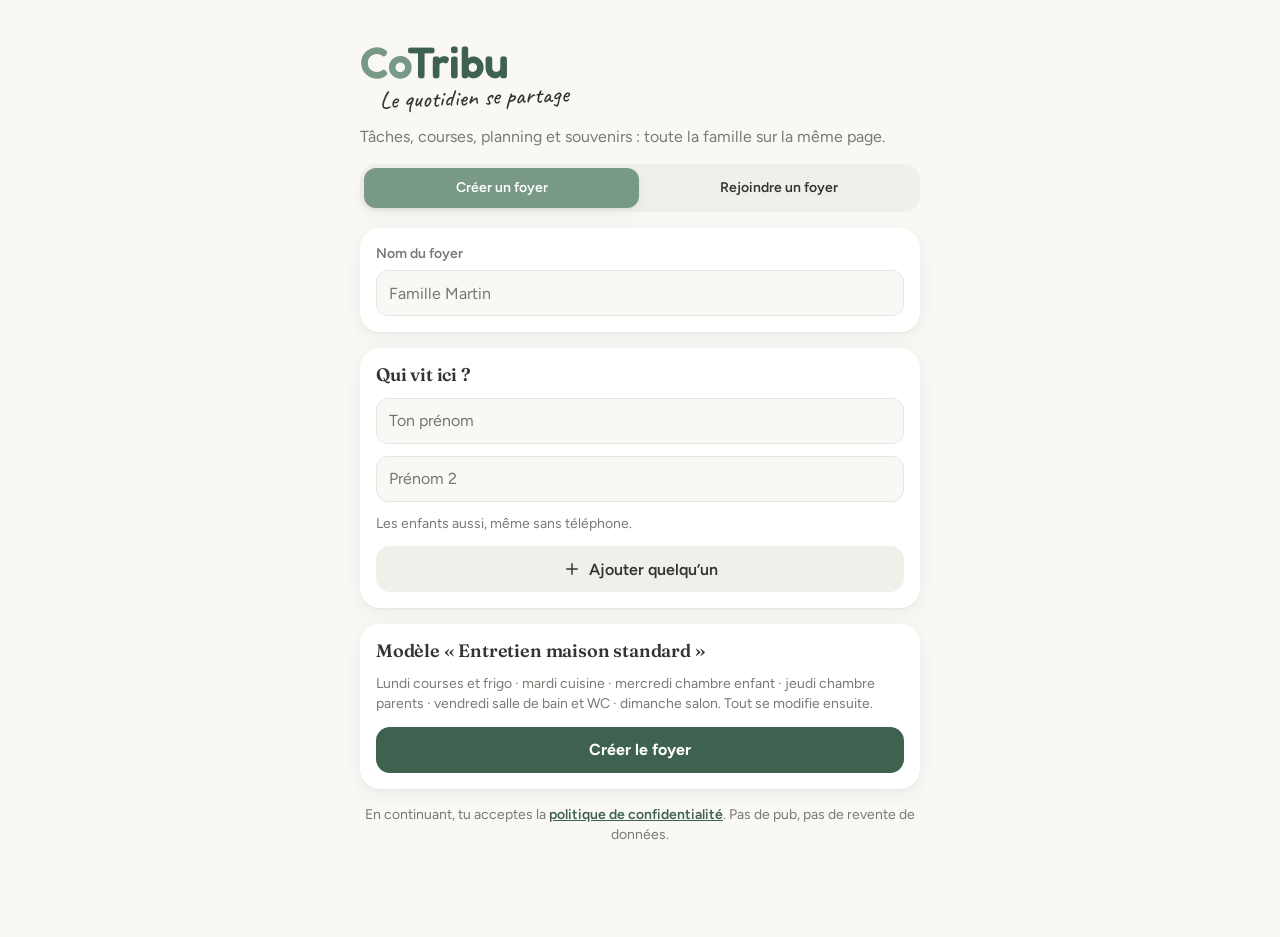
<file: index.html>
<!doctype html>
<html lang="fr">
<head>
<meta charset="utf-8">
<meta name="viewport" content="width=device-width,initial-scale=1,viewport-fit=cover,interactive-widget=resizes-content">
<title>CoTribu</title>
<meta name="description" content="Le quotidien se partage : tâches, courses, planning, repas et souvenirs de la famille.">
<meta name="theme-color" content="#789985">
<link rel="manifest" href="manifest.webmanifest">
<link rel="icon" href="icons/favicon.png" type="image/png">
<link rel="apple-touch-icon" href="icons/apple-touch-icon.png">
<meta name="apple-mobile-web-app-capable" content="yes">
<meta name="mobile-web-app-capable" content="yes">
<meta name="apple-mobile-web-app-title" content="CoTribu">
<meta name="apple-mobile-web-app-status-bar-style" content="default">
<link rel="stylesheet" href="fonts/fonts.css">
<link rel="stylesheet" href="css/app.css">
</head>
<body>
<div class="wrap" id="view"><div class="loading">Chargement de la tribu…</div></div>

<nav class="tabs" aria-label="Navigation" hidden><div class="in" id="tabs"></div></nav>

<div id="sheet" hidden><div class="scrim" data-act="close"></div><div class="panel" role="dialog" aria-modal="true" id="sheetBody"></div></div>
<div id="toast" hidden></div>
<div id="update" hidden role="status"><span style="flex:1">Nouvelle version de CoTribu disponible</span><button onclick="applyUpdate()">Mettre à jour</button></div>

<script src="vendor/supabase-2.117.2.js"></script>
<script src="js/icons.js"></script>
<script src="js/core.js"></script>
<script src="js/store.js"></script>
<script src="js/ui.js"></script>
<script src="js/maison.js"></script>
<script src="js/courses.js"></script>
<script src="js/planning.js"></script>
<script src="js/extras.js"></script>
<script src="js/accueil.js"></script>
<script src="js/push.js"></script>
<script src="js/proches.js"></script>
<script src="js/premium.js"></script>
<script src="js/ai.js"></script>
<script src="js/points.js"></script>
<script src="js/family.js"></script>
<script src="js/guide.js"></script>
<script src="js/moments.js"></script>
<script src="js/launch.js"></script>
<script src="js/drag.js"></script>
<script src="js/social.js"></script>
<script src="js/places.js"></script>
<script src="js/feedback.js"></script>
<script src="js/rating.js"></script>
<script src="js/schedule.js"></script>
<script src="js/cook.js"></script>
<script src="js/recipes.js"></script>
<script>
document.getElementById('tabs').innerHTML = [['today','house','Aujourd’hui'],['planning','calendar-days','Planning'],['maison','circle-check','Maison'],['courses','shopping-cart','Courses'],['plus','ellipsis','Plus']]
  .map(([v,ic,l]) => `<button data-act="tab" data-v="${v}">${icon(ic,24)}${l}</button>`).join('');
function safeBoot(){ boot().catch(e => { console.error(e); S.errMsg = (e && e.message) || String(e); S.mode = 'error'; render(); }); }
setTimeout(() => { if (S.mode === 'loading') { S.errMsg = 'Le serveur ne répond pas (délai dépassé).'; S.mode = 'error'; render(); } }, 15000);
safeBoot();
</script>
</body>
</html>
</file>
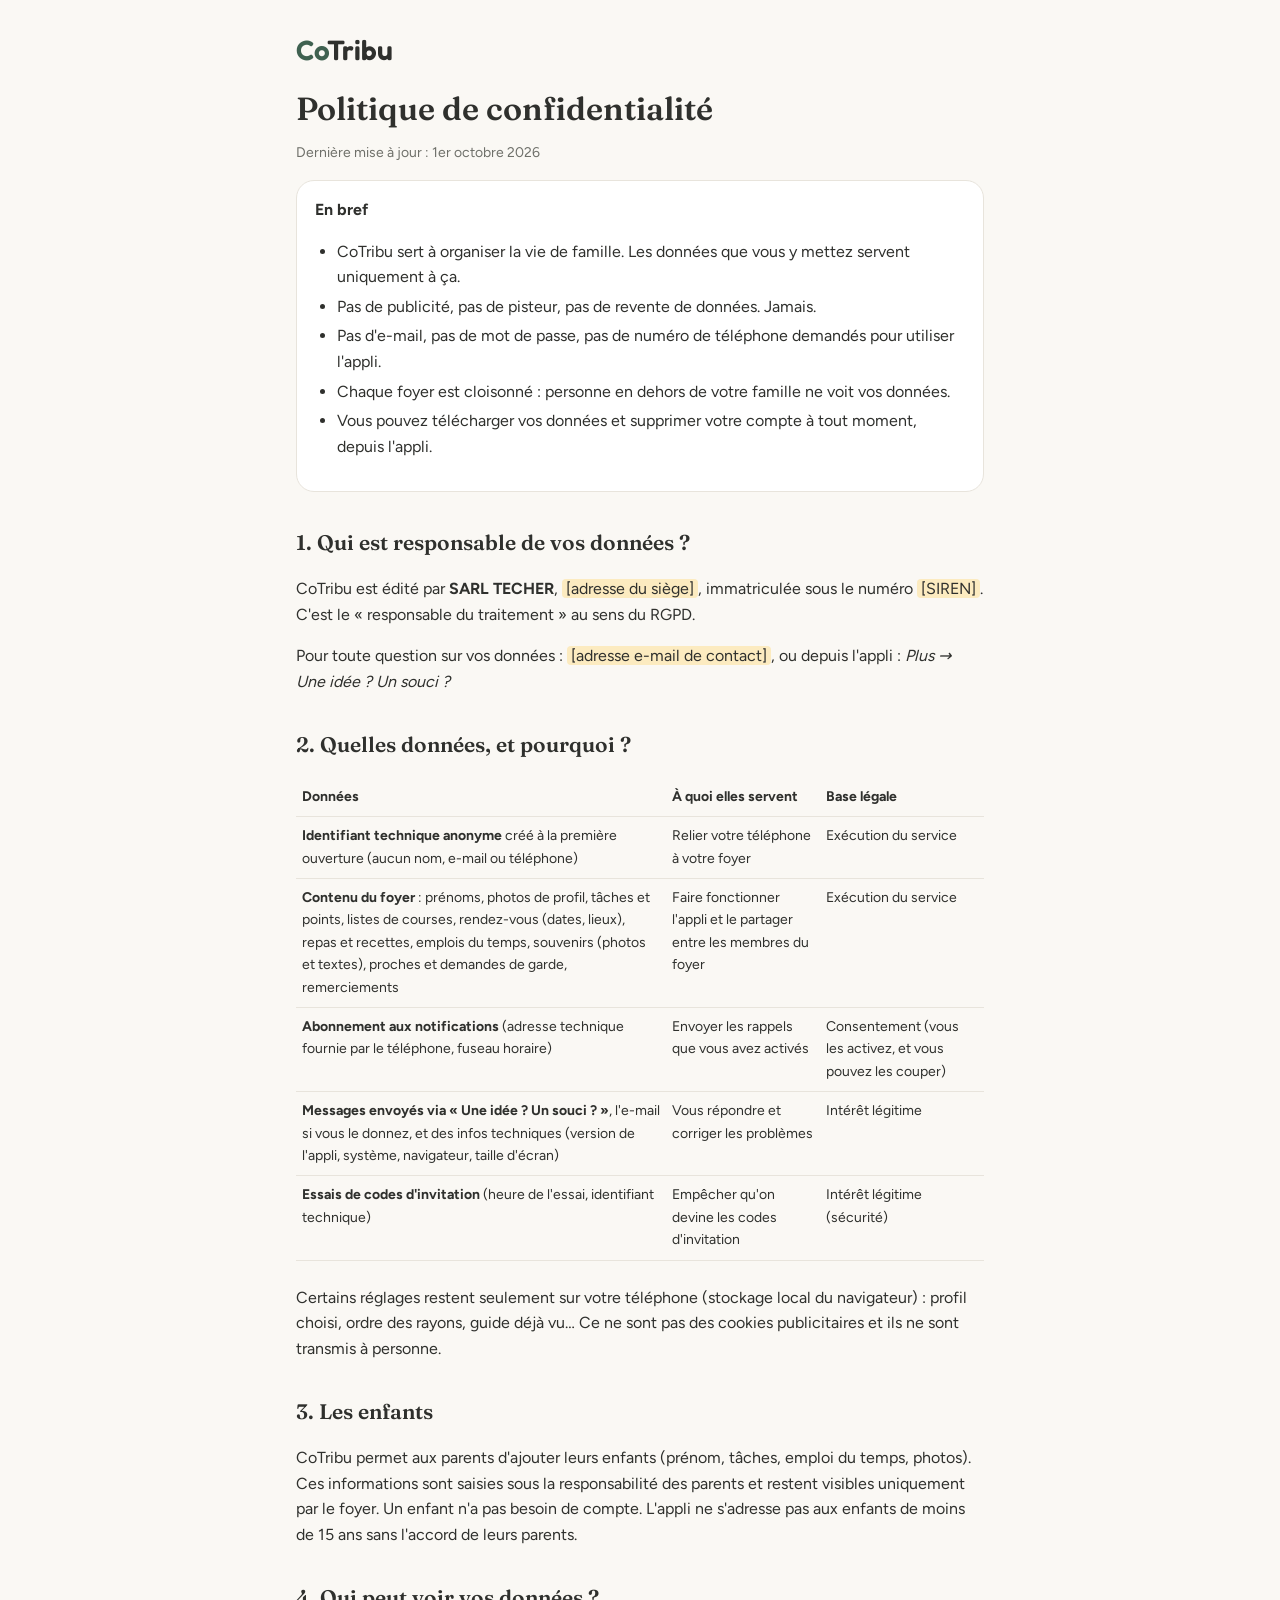
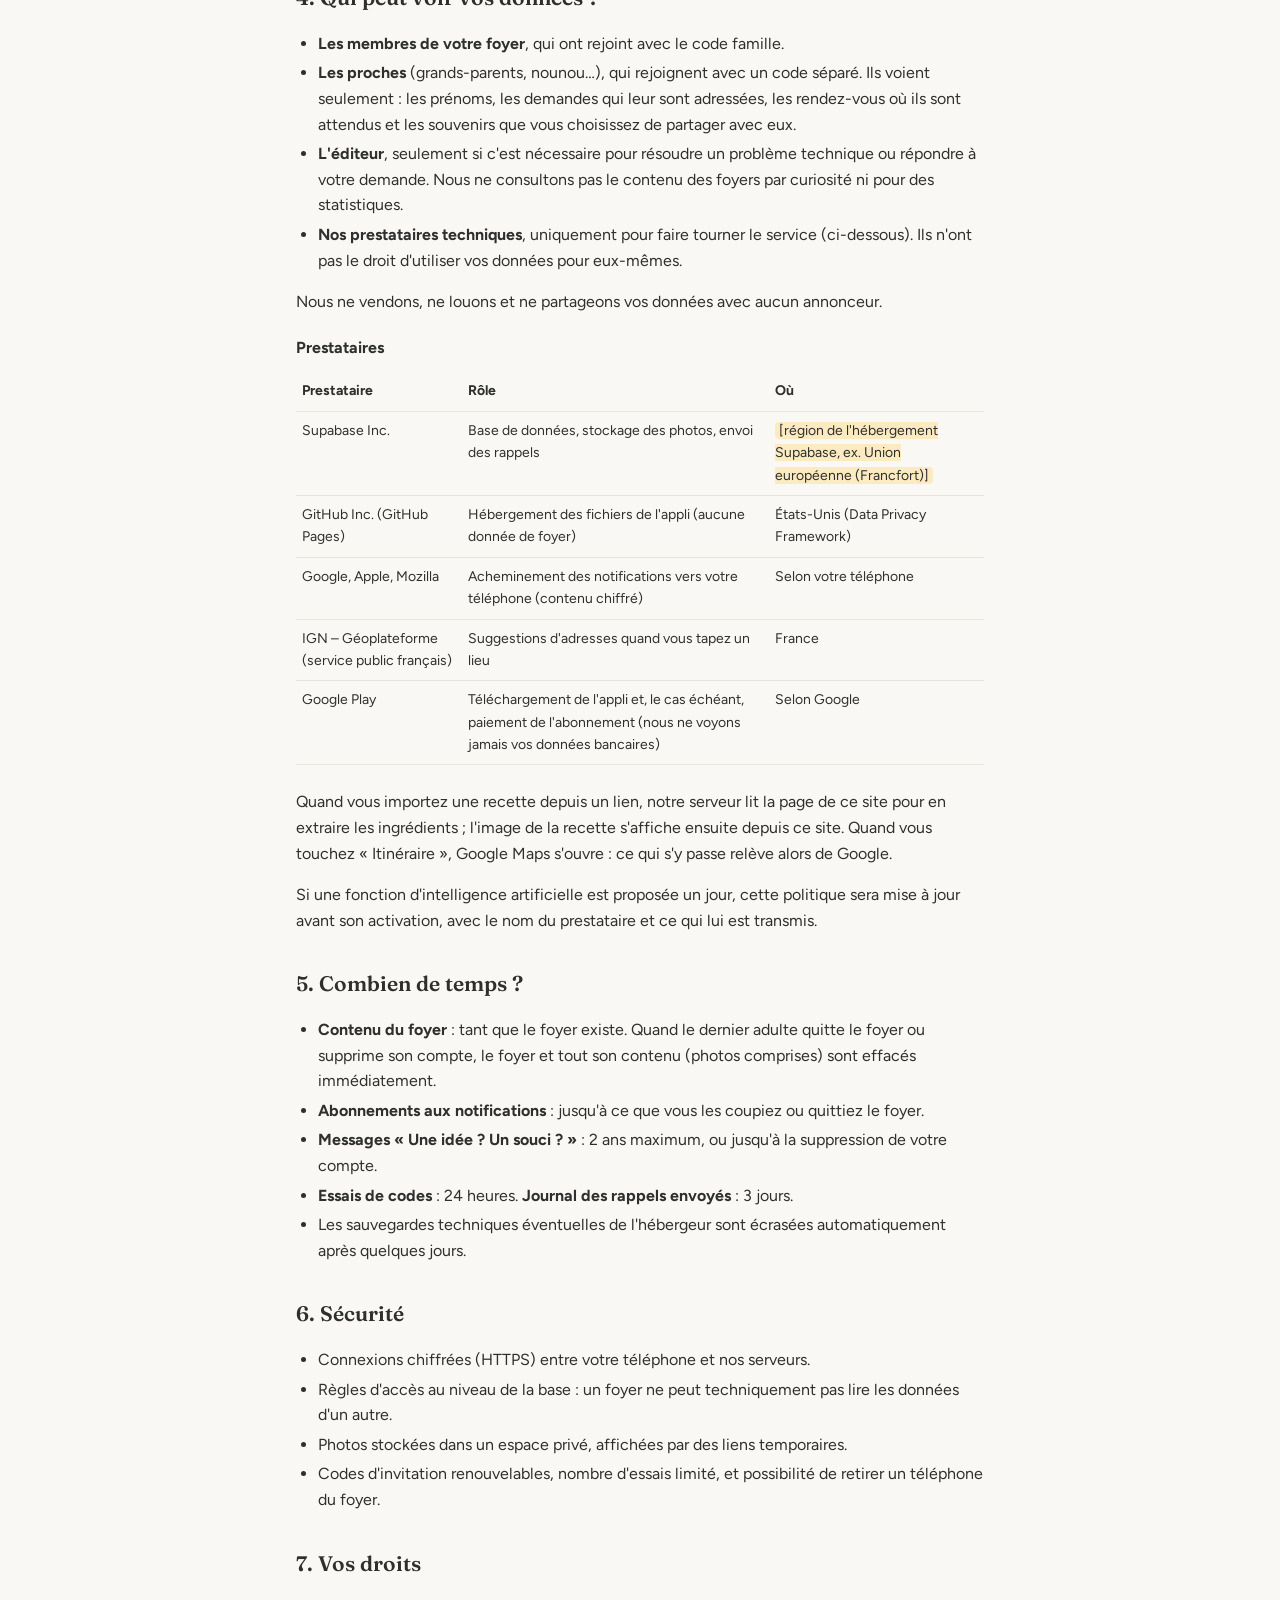
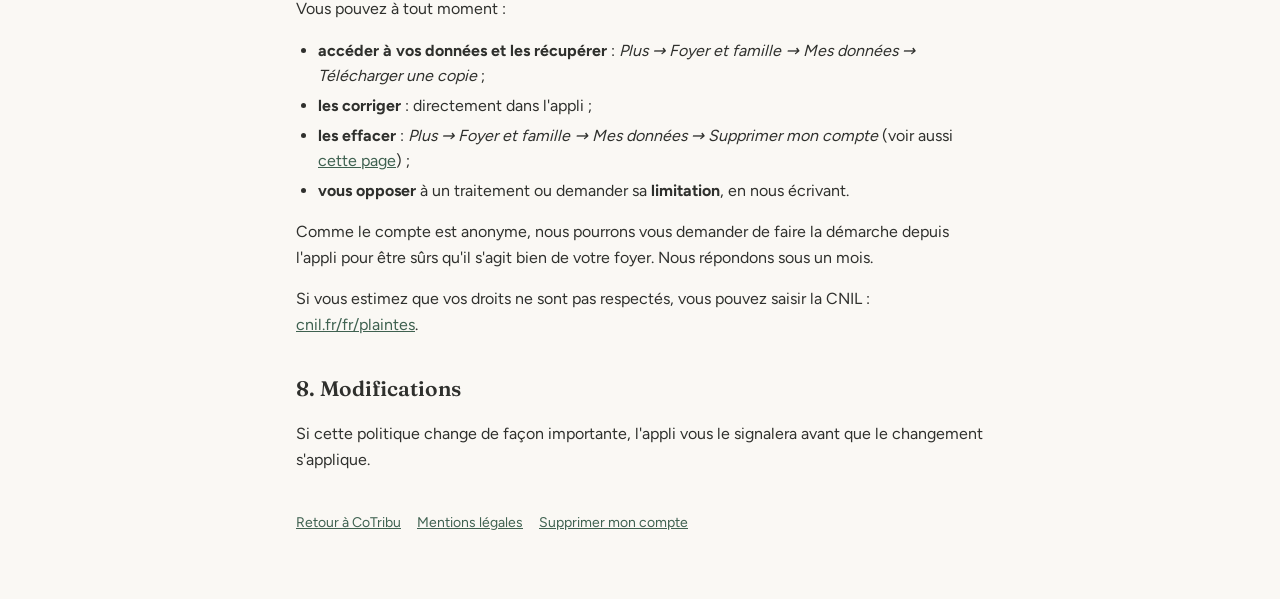
<file: confidentialite.html>
<!doctype html>
<html lang="fr"><head><meta charset="utf-8"><meta name="viewport" content="width=device-width,initial-scale=1">
<title>Confidentialité · CoTribu</title>
<link rel="icon" href="icons/favicon.png"><link rel="stylesheet" href="fonts/fonts.css"><link rel="stylesheet" href="legal.css"></head>
<body><main>
<a class="brand" href="./">Co<span>Tribu</span></a>
<h1>Politique de confidentialité</h1>
<p class="muted">Dernière mise à jour : 1er octobre 2026</p>

<div class="box"><strong>En bref</strong>
<ul>
<li>CoTribu sert à organiser la vie de famille. Les données que vous y mettez servent uniquement à ça.</li>
<li>Pas de publicité, pas de pisteur, pas de revente de données. Jamais.</li>
<li>Pas d'e-mail, pas de mot de passe, pas de numéro de téléphone demandés pour utiliser l'appli.</li>
<li>Chaque foyer est cloisonné : personne en dehors de votre famille ne voit vos données.</li>
<li>Vous pouvez télécharger vos données et supprimer votre compte à tout moment, depuis l'appli.</li>
</ul></div>

<h2>1. Qui est responsable de vos données ?</h2>
<p>CoTribu est édité par <strong>SARL TECHER</strong>, <mark>[adresse du siège]</mark>, immatriculée sous le numéro <mark>[SIREN]</mark>. C'est le « responsable du traitement » au sens du RGPD.</p>
<p>Pour toute question sur vos données : <mark>[adresse e-mail de contact]</mark>, ou depuis l'appli : <em>Plus → Une idée ? Un souci ?</em></p>

<h2>2. Quelles données, et pourquoi ?</h2>
<div class="wrap"><table>
<tr><th>Données</th><th>À quoi elles servent</th><th>Base légale</th></tr>
<tr><td><strong>Identifiant technique anonyme</strong> créé à la première ouverture (aucun nom, e-mail ou téléphone)</td><td>Relier votre téléphone à votre foyer</td><td>Exécution du service</td></tr>
<tr><td><strong>Contenu du foyer</strong> : prénoms, photos de profil, tâches et points, listes de courses, rendez-vous (dates, lieux), repas et recettes, emplois du temps, souvenirs (photos et textes), proches et demandes de garde, remerciements</td><td>Faire fonctionner l'appli et le partager entre les membres du foyer</td><td>Exécution du service</td></tr>
<tr><td><strong>Abonnement aux notifications</strong> (adresse technique fournie par le téléphone, fuseau horaire)</td><td>Envoyer les rappels que vous avez activés</td><td>Consentement (vous les activez, et vous pouvez les couper)</td></tr>
<tr><td><strong>Messages envoyés via « Une idée ? Un souci ? »</strong>, l'e-mail si vous le donnez, et des infos techniques (version de l'appli, système, navigateur, taille d'écran)</td><td>Vous répondre et corriger les problèmes</td><td>Intérêt légitime</td></tr>
<tr><td><strong>Essais de codes d'invitation</strong> (heure de l'essai, identifiant technique)</td><td>Empêcher qu'on devine les codes d'invitation</td><td>Intérêt légitime (sécurité)</td></tr>
</table></div>
<p>Certains réglages restent seulement sur votre téléphone (stockage local du navigateur) : profil choisi, ordre des rayons, guide déjà vu… Ce ne sont pas des cookies publicitaires et ils ne sont transmis à personne.</p>

<h2>3. Les enfants</h2>
<p>CoTribu permet aux parents d'ajouter leurs enfants (prénom, tâches, emploi du temps, photos). Ces informations sont saisies sous la responsabilité des parents et restent visibles uniquement par le foyer. Un enfant n'a pas besoin de compte. L'appli ne s'adresse pas aux enfants de moins de 15 ans sans l'accord de leurs parents.</p>

<h2>4. Qui peut voir vos données ?</h2>
<ul>
<li><strong>Les membres de votre foyer</strong>, qui ont rejoint avec le code famille.</li>
<li><strong>Les proches</strong> (grands-parents, nounou…), qui rejoignent avec un code séparé. Ils voient seulement : les prénoms, les demandes qui leur sont adressées, les rendez-vous où ils sont attendus et les souvenirs que vous choisissez de partager avec eux.</li>
<li><strong>L'éditeur</strong>, seulement si c'est nécessaire pour résoudre un problème technique ou répondre à votre demande. Nous ne consultons pas le contenu des foyers par curiosité ni pour des statistiques.</li>
<li><strong>Nos prestataires techniques</strong>, uniquement pour faire tourner le service (ci-dessous). Ils n'ont pas le droit d'utiliser vos données pour eux-mêmes.</li>
</ul>
<p>Nous ne vendons, ne louons et ne partageons vos données avec aucun annonceur.</p>

<h3>Prestataires</h3>
<div class="wrap"><table>
<tr><th>Prestataire</th><th>Rôle</th><th>Où</th></tr>
<tr><td>Supabase Inc.</td><td>Base de données, stockage des photos, envoi des rappels</td><td><mark>[région de l'hébergement Supabase, ex. Union européenne (Francfort)]</mark></td></tr>
<tr><td>GitHub Inc. (GitHub Pages)</td><td>Hébergement des fichiers de l'appli (aucune donnée de foyer)</td><td>États-Unis (Data Privacy Framework)</td></tr>
<tr><td>Google, Apple, Mozilla</td><td>Acheminement des notifications vers votre téléphone (contenu chiffré)</td><td>Selon votre téléphone</td></tr>
<tr><td>IGN – Géoplateforme (service public français)</td><td>Suggestions d'adresses quand vous tapez un lieu</td><td>France</td></tr>
<tr><td>Google Play</td><td>Téléchargement de l'appli et, le cas échéant, paiement de l'abonnement (nous ne voyons jamais vos données bancaires)</td><td>Selon Google</td></tr>
</table></div>
<p>Quand vous importez une recette depuis un lien, notre serveur lit la page de ce site pour en extraire les ingrédients ; l'image de la recette s'affiche ensuite depuis ce site. Quand vous touchez « Itinéraire », Google Maps s'ouvre : ce qui s'y passe relève alors de Google.</p>
<p>Si une fonction d'intelligence artificielle est proposée un jour, cette politique sera mise à jour avant son activation, avec le nom du prestataire et ce qui lui est transmis.</p>

<h2>5. Combien de temps ?</h2>
<ul>
<li><strong>Contenu du foyer</strong> : tant que le foyer existe. Quand le dernier adulte quitte le foyer ou supprime son compte, le foyer et tout son contenu (photos comprises) sont effacés immédiatement.</li>
<li><strong>Abonnements aux notifications</strong> : jusqu'à ce que vous les coupiez ou quittiez le foyer.</li>
<li><strong>Messages « Une idée ? Un souci ? »</strong> : 2 ans maximum, ou jusqu'à la suppression de votre compte.</li>
<li><strong>Essais de codes</strong> : 24 heures. <strong>Journal des rappels envoyés</strong> : 3 jours.</li>
<li>Les sauvegardes techniques éventuelles de l'hébergeur sont écrasées automatiquement après quelques jours.</li>
</ul>

<h2>6. Sécurité</h2>
<ul>
<li>Connexions chiffrées (HTTPS) entre votre téléphone et nos serveurs.</li>
<li>Règles d'accès au niveau de la base : un foyer ne peut techniquement pas lire les données d'un autre.</li>
<li>Photos stockées dans un espace privé, affichées par des liens temporaires.</li>
<li>Codes d'invitation renouvelables, nombre d'essais limité, et possibilité de retirer un téléphone du foyer.</li>
</ul>

<h2>7. Vos droits</h2>
<p>Vous pouvez à tout moment :</p>
<ul>
<li><strong>accéder à vos données et les récupérer</strong> : <em>Plus → Foyer et famille → Mes données → Télécharger une copie</em> ;</li>
<li><strong>les corriger</strong> : directement dans l'appli ;</li>
<li><strong>les effacer</strong> : <em>Plus → Foyer et famille → Mes données → Supprimer mon compte</em> (voir aussi <a href="supprimer-compte.html">cette page</a>) ;</li>
<li><strong>vous opposer</strong> à un traitement ou demander sa <strong>limitation</strong>, en nous écrivant.</li>
</ul>
<p>Comme le compte est anonyme, nous pourrons vous demander de faire la démarche depuis l'appli pour être sûrs qu'il s'agit bien de votre foyer. Nous répondons sous un mois.</p>
<p>Si vous estimez que vos droits ne sont pas respectés, vous pouvez saisir la CNIL : <a href="https://www.cnil.fr/fr/plaintes" rel="noopener">cnil.fr/fr/plaintes</a>.</p>

<h2>8. Modifications</h2>
<p>Si cette politique change de façon importante, l'appli vous le signalera avant que le changement s'applique.</p>

<footer><a href="./">Retour à CoTribu</a><a href="mentions-legales.html">Mentions légales</a><a href="supprimer-compte.html">Supprimer mon compte</a></footer>
</main></body></html>
</file>
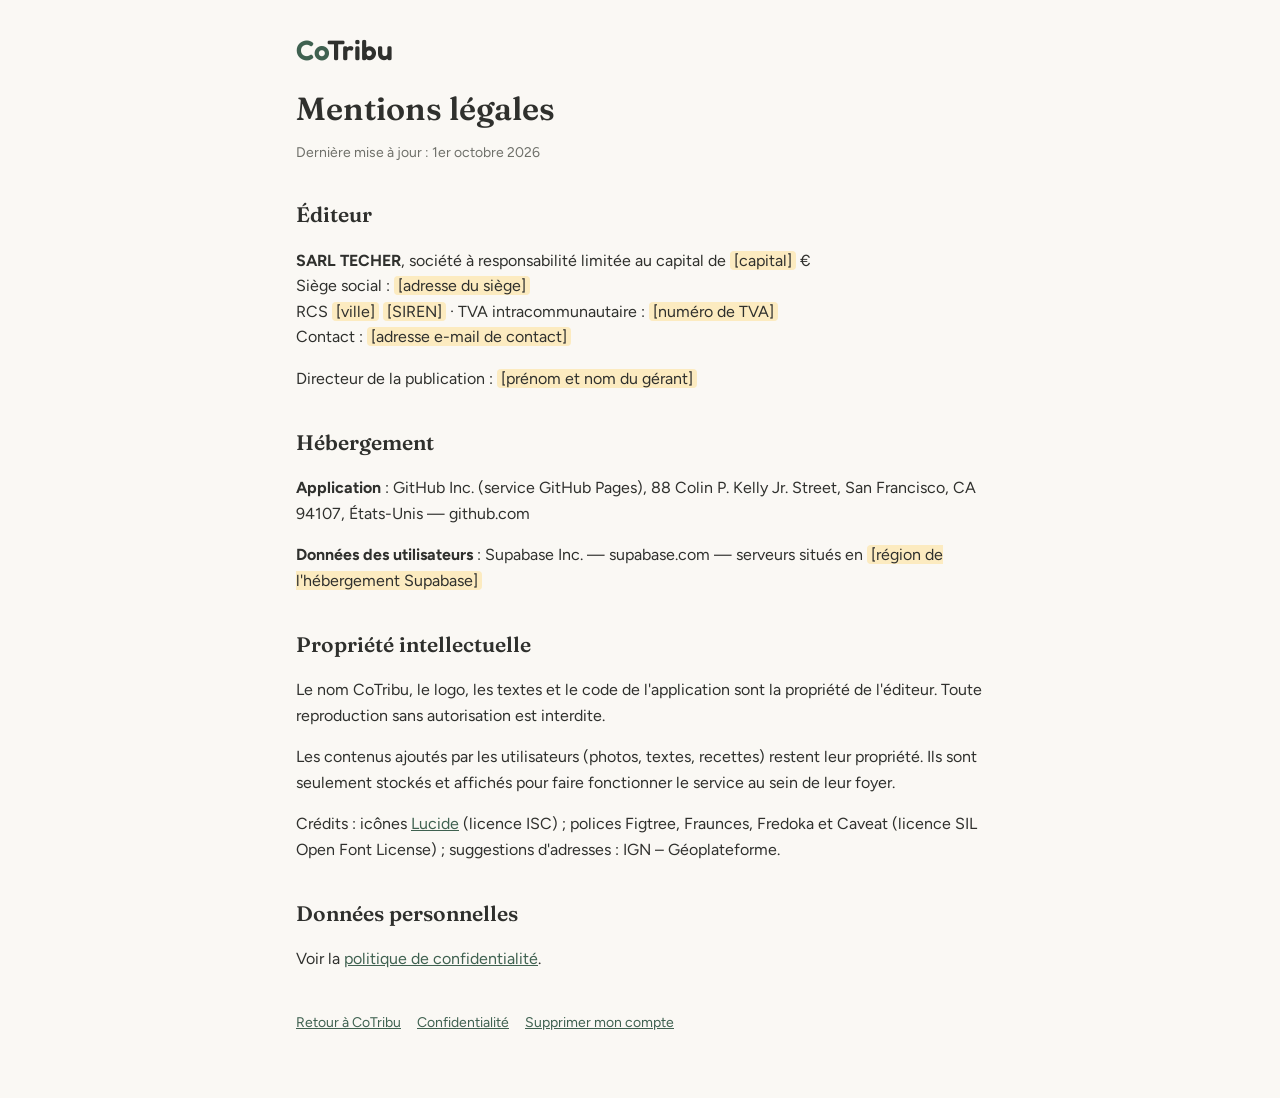
<file: mentions-legales.html>
<!doctype html>
<html lang="fr"><head><meta charset="utf-8"><meta name="viewport" content="width=device-width,initial-scale=1">
<title>Mentions légales · CoTribu</title>
<link rel="icon" href="icons/favicon.png"><link rel="stylesheet" href="fonts/fonts.css"><link rel="stylesheet" href="legal.css"></head>
<body><main>
<a class="brand" href="./">Co<span>Tribu</span></a>
<h1>Mentions légales</h1>
<p class="muted">Dernière mise à jour : 1er octobre 2026</p>

<h2>Éditeur</h2>
<p><strong>SARL TECHER</strong>, société à responsabilité limitée au capital de <mark>[capital]</mark> €<br>
Siège social : <mark>[adresse du siège]</mark><br>
RCS <mark>[ville]</mark> <mark>[SIREN]</mark> · TVA intracommunautaire : <mark>[numéro de TVA]</mark><br>
Contact : <mark>[adresse e-mail de contact]</mark></p>
<p>Directeur de la publication : <mark>[prénom et nom du gérant]</mark></p>

<h2>Hébergement</h2>
<p><strong>Application</strong> : GitHub Inc. (service GitHub Pages), 88 Colin P. Kelly Jr. Street, San Francisco, CA 94107, États-Unis — github.com</p>
<p><strong>Données des utilisateurs</strong> : Supabase Inc. — supabase.com — serveurs situés en <mark>[région de l'hébergement Supabase]</mark></p>

<h2>Propriété intellectuelle</h2>
<p>Le nom CoTribu, le logo, les textes et le code de l'application sont la propriété de l'éditeur. Toute reproduction sans autorisation est interdite.</p>
<p>Les contenus ajoutés par les utilisateurs (photos, textes, recettes) restent leur propriété. Ils sont seulement stockés et affichés pour faire fonctionner le service au sein de leur foyer.</p>
<p>Crédits : icônes <a href="https://lucide.dev" rel="noopener">Lucide</a> (licence ISC) ; polices Figtree, Fraunces, Fredoka et Caveat (licence SIL Open Font License) ; suggestions d'adresses : IGN – Géoplateforme.</p>

<h2>Données personnelles</h2>
<p>Voir la <a href="confidentialite.html">politique de confidentialité</a>.</p>

<footer><a href="./">Retour à CoTribu</a><a href="confidentialite.html">Confidentialité</a><a href="supprimer-compte.html">Supprimer mon compte</a></footer>
</main></body></html>
</file>
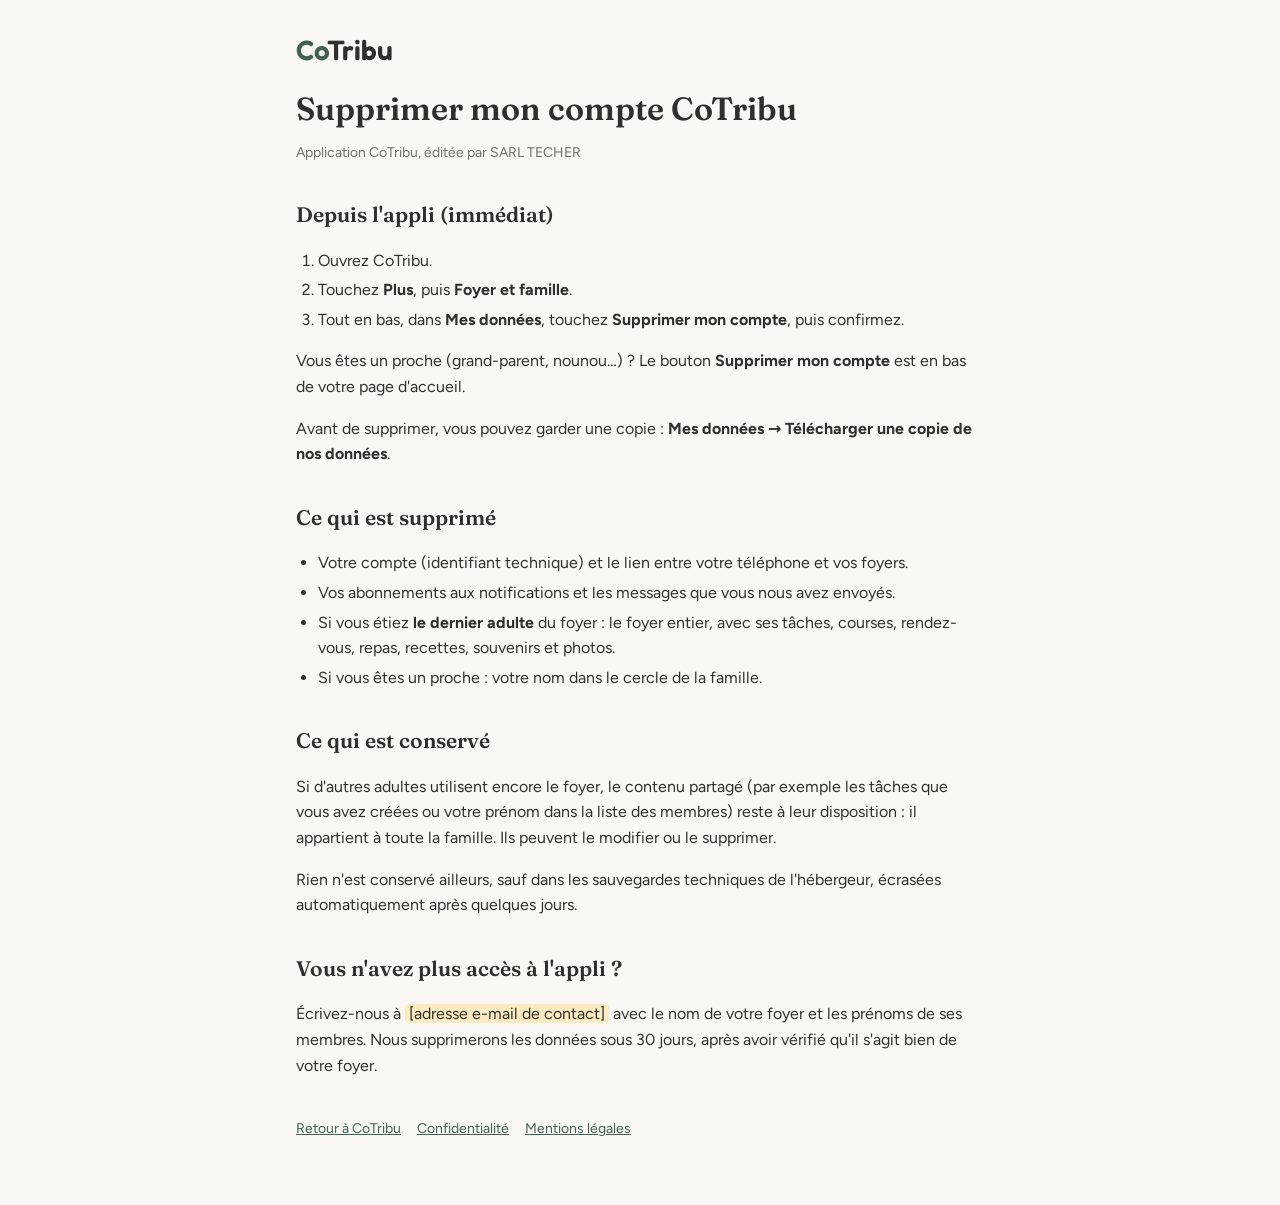
<file: supprimer-compte.html>
<!doctype html>
<html lang="fr"><head><meta charset="utf-8"><meta name="viewport" content="width=device-width,initial-scale=1">
<title>Supprimer mon compte · CoTribu</title>
<link rel="icon" href="icons/favicon.png"><link rel="stylesheet" href="fonts/fonts.css"><link rel="stylesheet" href="legal.css"></head>
<body><main>
<a class="brand" href="./">Co<span>Tribu</span></a>
<h1>Supprimer mon compte CoTribu</h1>
<p class="muted">Application CoTribu, éditée par SARL TECHER</p>

<h2>Depuis l'appli (immédiat)</h2>
<ol>
<li>Ouvrez CoTribu.</li>
<li>Touchez <strong>Plus</strong>, puis <strong>Foyer et famille</strong>.</li>
<li>Tout en bas, dans <strong>Mes données</strong>, touchez <strong>Supprimer mon compte</strong>, puis confirmez.</li>
</ol>
<p>Vous êtes un proche (grand-parent, nounou…) ? Le bouton <strong>Supprimer mon compte</strong> est en bas de votre page d'accueil.</p>
<p>Avant de supprimer, vous pouvez garder une copie : <strong>Mes données → Télécharger une copie de nos données</strong>.</p>

<h2>Ce qui est supprimé</h2>
<ul>
<li>Votre compte (identifiant technique) et le lien entre votre téléphone et vos foyers.</li>
<li>Vos abonnements aux notifications et les messages que vous nous avez envoyés.</li>
<li>Si vous étiez <strong>le dernier adulte</strong> du foyer : le foyer entier, avec ses tâches, courses, rendez-vous, repas, recettes, souvenirs et photos.</li>
<li>Si vous êtes un proche : votre nom dans le cercle de la famille.</li>
</ul>

<h2>Ce qui est conservé</h2>
<p>Si d'autres adultes utilisent encore le foyer, le contenu partagé (par exemple les tâches que vous avez créées ou votre prénom dans la liste des membres) reste à leur disposition : il appartient à toute la famille. Ils peuvent le modifier ou le supprimer.</p>
<p>Rien n'est conservé ailleurs, sauf dans les sauvegardes techniques de l'hébergeur, écrasées automatiquement après quelques jours.</p>

<h2>Vous n'avez plus accès à l'appli ?</h2>
<p>Écrivez-nous à <mark>[adresse e-mail de contact]</mark> avec le nom de votre foyer et les prénoms de ses membres. Nous supprimerons les données sous 30 jours, après avoir vérifié qu'il s'agit bien de votre foyer.</p>

<footer><a href="./">Retour à CoTribu</a><a href="confidentialite.html">Confidentialité</a><a href="mentions-legales.html">Mentions légales</a></footer>
</main></body></html>
</file>
<file: fonts/fonts.css>
/* Polices hébergées dans l'appli (licence SIL OFL) : aucune connexion à Google Fonts */
@font-face{font-family:'Caveat';font-style:normal;font-weight:500;font-display:swap;src:url(./caveat-latin-ext-500-normal.woff2) format('woff2');unicode-range:U+0100-02BA,U+02BD-02C5,U+02C7-02CC,U+02CE-02D7,U+02DD-02FF,U+0304,U+0308,U+0329,U+1D00-1DBF,U+1E00-1E9F,U+1EF2-1EFF,U+2020,U+20A0-20AB,U+20AD-20C0,U+2113,U+2C60-2C7F,U+A720-A7FF;}
@font-face{font-family:'Caveat';font-style:normal;font-weight:500;font-display:swap;src:url(./caveat-latin-500-normal.woff2) format('woff2');unicode-range:U+0000-00FF,U+0131,U+0152-0153,U+02BB-02BC,U+02C6,U+02DA,U+02DC,U+0304,U+0308,U+0329,U+2000-206F,U+20AC,U+2122,U+2191,U+2193,U+2212,U+2215,U+FEFF,U+FFFD;}
@font-face{font-family:'Figtree';font-style:normal;font-weight:400;font-display:swap;src:url(./figtree-latin-ext-400-normal.woff2) format('woff2');unicode-range:U+0100-02BA,U+02BD-02C5,U+02C7-02CC,U+02CE-02D7,U+02DD-02FF,U+0304,U+0308,U+0329,U+1D00-1DBF,U+1E00-1E9F,U+1EF2-1EFF,U+2020,U+20A0-20AB,U+20AD-20C0,U+2113,U+2C60-2C7F,U+A720-A7FF;}
@font-face{font-family:'Figtree';font-style:normal;font-weight:400;font-display:swap;src:url(./figtree-latin-400-normal.woff2) format('woff2');unicode-range:U+0000-00FF,U+0131,U+0152-0153,U+02BB-02BC,U+02C6,U+02DA,U+02DC,U+0304,U+0308,U+0329,U+2000-206F,U+20AC,U+2122,U+2191,U+2193,U+2212,U+2215,U+FEFF,U+FFFD;}
@font-face{font-family:'Figtree';font-style:normal;font-weight:500;font-display:swap;src:url(./figtree-latin-ext-500-normal.woff2) format('woff2');unicode-range:U+0100-02BA,U+02BD-02C5,U+02C7-02CC,U+02CE-02D7,U+02DD-02FF,U+0304,U+0308,U+0329,U+1D00-1DBF,U+1E00-1E9F,U+1EF2-1EFF,U+2020,U+20A0-20AB,U+20AD-20C0,U+2113,U+2C60-2C7F,U+A720-A7FF;}
@font-face{font-family:'Figtree';font-style:normal;font-weight:500;font-display:swap;src:url(./figtree-latin-500-normal.woff2) format('woff2');unicode-range:U+0000-00FF,U+0131,U+0152-0153,U+02BB-02BC,U+02C6,U+02DA,U+02DC,U+0304,U+0308,U+0329,U+2000-206F,U+20AC,U+2122,U+2191,U+2193,U+2212,U+2215,U+FEFF,U+FFFD;}
@font-face{font-family:'Figtree';font-style:normal;font-weight:600;font-display:swap;src:url(./figtree-latin-ext-600-normal.woff2) format('woff2');unicode-range:U+0100-02BA,U+02BD-02C5,U+02C7-02CC,U+02CE-02D7,U+02DD-02FF,U+0304,U+0308,U+0329,U+1D00-1DBF,U+1E00-1E9F,U+1EF2-1EFF,U+2020,U+20A0-20AB,U+20AD-20C0,U+2113,U+2C60-2C7F,U+A720-A7FF;}
@font-face{font-family:'Figtree';font-style:normal;font-weight:600;font-display:swap;src:url(./figtree-latin-600-normal.woff2) format('woff2');unicode-range:U+0000-00FF,U+0131,U+0152-0153,U+02BB-02BC,U+02C6,U+02DA,U+02DC,U+0304,U+0308,U+0329,U+2000-206F,U+20AC,U+2122,U+2191,U+2193,U+2212,U+2215,U+FEFF,U+FFFD;}
@font-face{font-family:'Figtree';font-style:normal;font-weight:700;font-display:swap;src:url(./figtree-latin-ext-700-normal.woff2) format('woff2');unicode-range:U+0100-02BA,U+02BD-02C5,U+02C7-02CC,U+02CE-02D7,U+02DD-02FF,U+0304,U+0308,U+0329,U+1D00-1DBF,U+1E00-1E9F,U+1EF2-1EFF,U+2020,U+20A0-20AB,U+20AD-20C0,U+2113,U+2C60-2C7F,U+A720-A7FF;}
@font-face{font-family:'Figtree';font-style:normal;font-weight:700;font-display:swap;src:url(./figtree-latin-700-normal.woff2) format('woff2');unicode-range:U+0000-00FF,U+0131,U+0152-0153,U+02BB-02BC,U+02C6,U+02DA,U+02DC,U+0304,U+0308,U+0329,U+2000-206F,U+20AC,U+2122,U+2191,U+2193,U+2212,U+2215,U+FEFF,U+FFFD;}
@font-face{font-family:'Fraunces';font-style:normal;font-weight:600;font-display:swap;src:url(./fraunces-latin-ext-600-normal.woff2) format('woff2');unicode-range:U+0100-02BA,U+02BD-02C5,U+02C7-02CC,U+02CE-02D7,U+02DD-02FF,U+0304,U+0308,U+0329,U+1D00-1DBF,U+1E00-1E9F,U+1EF2-1EFF,U+2020,U+20A0-20AB,U+20AD-20C0,U+2113,U+2C60-2C7F,U+A720-A7FF;}
@font-face{font-family:'Fraunces';font-style:normal;font-weight:600;font-display:swap;src:url(./fraunces-latin-600-normal.woff2) format('woff2');unicode-range:U+0000-00FF,U+0131,U+0152-0153,U+02BB-02BC,U+02C6,U+02DA,U+02DC,U+0304,U+0308,U+0329,U+2000-206F,U+20AC,U+2122,U+2191,U+2193,U+2212,U+2215,U+FEFF,U+FFFD;}
@font-face{font-family:'Fredoka';font-style:normal;font-weight:600;font-display:swap;src:url(./fredoka-latin-ext-600-normal.woff2) format('woff2');unicode-range:U+0100-02BA,U+02BD-02C5,U+02C7-02CC,U+02CE-02D7,U+02DD-02FF,U+0304,U+0308,U+0329,U+1D00-1DBF,U+1E00-1E9F,U+1EF2-1EFF,U+2020,U+20A0-20AB,U+20AD-20C0,U+2113,U+2C60-2C7F,U+A720-A7FF;}
@font-face{font-family:'Fredoka';font-style:normal;font-weight:600;font-display:swap;src:url(./fredoka-latin-600-normal.woff2) format('woff2');unicode-range:U+0000-00FF,U+0131,U+0152-0153,U+02BB-02BC,U+02C6,U+02DA,U+02DC,U+0304,U+0308,U+0329,U+2000-206F,U+20AC,U+2122,U+2191,U+2193,U+2212,U+2215,U+FEFF,U+FFFD;}
</file>
<file: css/app.css>
/* CoTribu — styles (charte : ivoire, vert sauge, un univers = une couleur) */
:root{
  --bg:#FAF8F4; --surface:#FFFFFF; --surface2:#F1EFEA; --ink:#343532; --muted:#797A74; --faint:#B7B7B1; --line:#E8E6E1;
  --accent:#789985; --accent-ink:#FFFFFF; --accent-soft:#DDE8E0; --accent-text:#50705D; --accent-deep:#3F6150;
  --done:#4CAF7B; --late:#E07A5F; --late-soft:#FBE7E0; --late-text:#B4533A; --danger:#B4533A;
  /* univers */
  --home:#789985;  --home-soft:#E6EEE8;  --home-text:#50705D;
  --plan:#7FA3B8;  --plan-soft:#E5EEF3;  --plan-text:#3F6479;
  --shop:#E5C77A;  --shop-soft:#FAF0D8;  --shop-text:#8A6A1E;
  --mem:#E8B7B4;   --mem-soft:#F8E6E4;   --mem-text:#A2504B;
  --lav:#B8AED1;   --lav-soft:#ECE8F4;   --lav-text:#5E527E;
  --warm:#D98C6A;  --warm-soft:#F7E4DA;  --warm-text:#A4553A;
  --neutral-soft:#F0EEEA; --neutral-text:#797A74;
  --cat-famille:#E6EFE3; --cat-sante:#E3EDF3; --cat-repas:#FAF0D8; --cat-ecole:#F8E6E4; --cat-maison:#ECE8F4; --cat-autre:#F7E4DA; --cat-garde:#E9ECEF;
  --shadow:0 1px 2px rgba(52,53,50,.05),0 6px 18px rgba(52,53,50,.06);
  --display:"Fraunces",Georgia,"Times New Roman",serif;
  --body:"Figtree",system-ui,-apple-system,"Segoe UI",sans-serif;
  --logo:"Fredoka","Figtree",system-ui,sans-serif;
  --script:"Caveat","Segoe Script","Bradley Hand",cursive;
}
@media (prefers-color-scheme:dark){
  :root:not([data-theme="light"]){
    color-scheme:dark;
    --bg:#1F201E; --surface:#282A27; --surface2:#323430; --ink:#EEEDE8; --muted:#A9AAA3; --faint:#6E706A; --line:#3A3C38;
    --accent:#8FB19C; --accent-ink:#1F201E; --accent-soft:#33443A; --accent-text:#A9C9B5; --accent-deep:#A9C9B5;
    --done:#5CBF8A; --late:#E8957E; --late-soft:#43302A; --late-text:#EFA995; --danger:#EFA995;
    --home:#8FB19C;  --home-soft:#2C3830;  --home-text:#A9C9B5;
    --plan:#9DB9C8;  --plan-soft:#2A343A;  --plan-text:#B5CEDB;
    --shop:#E5C77A;  --shop-soft:#3A3424;  --shop-text:#EBD39A;
    --mem:#E8B7B4;   --mem-soft:#3C2E2D;   --mem-text:#F0C6C3;
    --lav:#B8AED1;   --lav-soft:#322F3B;   --lav-text:#CFC7E4;
    --warm:#D98C6A;  --warm-soft:#3D2D25;  --warm-text:#EDB093;
    --neutral-soft:#30322E; --neutral-text:#A9AAA3;
    --cat-famille:#2E3A2E; --cat-sante:#2A343A; --cat-repas:#3A3424; --cat-ecole:#3C2E2D; --cat-maison:#322F3B; --cat-autre:#3D2D25; --cat-garde:#2F3337;
    --shadow:0 1px 2px rgba(0,0,0,.3);
  }
}
:root[data-theme="dark"]{
  color-scheme:dark;
  --bg:#1F201E; --surface:#282A27; --surface2:#323430; --ink:#EEEDE8; --muted:#A9AAA3; --faint:#6E706A; --line:#3A3C38;
  --accent:#8FB19C; --accent-ink:#1F201E; --accent-soft:#33443A; --accent-text:#A9C9B5; --accent-deep:#A9C9B5;
  --done:#5CBF8A; --late:#E8957E; --late-soft:#43302A; --late-text:#EFA995; --danger:#EFA995;
  --home:#8FB19C;  --home-soft:#2C3830;  --home-text:#A9C9B5;
  --plan:#9DB9C8;  --plan-soft:#2A343A;  --plan-text:#B5CEDB;
  --shop:#E5C77A;  --shop-soft:#3A3424;  --shop-text:#EBD39A;
  --mem:#E8B7B4;   --mem-soft:#3C2E2D;   --mem-text:#F0C6C3;
  --lav:#B8AED1;   --lav-soft:#322F3B;   --lav-text:#CFC7E4;
  --warm:#D98C6A;  --warm-soft:#3D2D25;  --warm-text:#EDB093;
  --neutral-soft:#30322E; --neutral-text:#A9AAA3;
  --cat-famille:#2E3A2E; --cat-sante:#2A343A; --cat-repas:#3A3424; --cat-ecole:#3C2E2D; --cat-maison:#322F3B; --cat-autre:#3D2D25; --cat-garde:#2F3337;
  --shadow:0 1px 2px rgba(0,0,0,.3);
}

*{box-sizing:border-box}
[hidden]{display:none!important}
html,body{background:var(--bg)}
html{padding-top:env(safe-area-inset-top,0px)}
body{margin:0;font-family:var(--body);font-size:16px;line-height:1.45;color:var(--ink);padding-inline:16px;padding-block:0 calc(92px + env(safe-area-inset-bottom,0px));-webkit-tap-highlight-color:transparent}
button,input,select,textarea{font:inherit;color:inherit}
button{cursor:pointer}
:focus-visible{outline:2px solid var(--accent);outline-offset:2px}
.ic{flex:none;display:block}
.wrap{max-width:560px;margin:0 auto;display:flex;flex-direction:column;gap:16px;padding-top:12px}
h1,h2,h3{font-family:var(--display);margin:0;text-wrap:balance;letter-spacing:-.01em;font-weight:600}
h1{font-size:34px;line-height:1.08}
h2{font-size:22px;line-height:1.15}
h3{font-size:18px;line-height:1.2}
.eyebrow{font-size:12px;font-weight:700;letter-spacing:.08em;text-transform:uppercase;color:var(--muted)}
.muted{color:var(--muted)}
.small{font-size:14px}
.num{font-variant-numeric:tabular-nums}
.row{display:flex;align-items:center;gap:10px}
.spacer{flex:1}

/* ---- top bar ---- */
.topbar{display:flex;align-items:center;justify-content:space-between;gap:10px;padding-top:6px}
.wordmark{display:flex;flex-direction:column;line-height:1;border:0;background:none;padding:0;text-align:left}
.wordmark .name{font-family:var(--logo);font-weight:600;font-size:30px;letter-spacing:-.01em;color:var(--accent);position:relative}
.wordmark .name b{font-weight:600;color:var(--accent-deep)}
.wordmark .tagline{font-family:var(--script);font-size:19px;color:var(--ink);margin:1px 0 0 20px;transform:rotate(-2deg);white-space:nowrap}
.people{display:flex;align-items:center;flex-shrink:0}
.people .more{width:36px;height:36px;border-radius:50%;border:2.5px solid var(--bg);background:var(--surface2);color:var(--ink);font-weight:700;font-size:13px;display:grid;place-items:center;padding:0}
.people .av{width:36px;height:36px;font-size:14px;border-width:2.5px;border-color:var(--bg)}
.people .av+.av{margin-left:-9px}
.people .plus{margin-left:6px;width:36px;height:36px;border-radius:50%;border:0;background:var(--surface2);color:var(--ink);display:grid;place-items:center}
.ptitle{display:flex;align-items:flex-end;justify-content:space-between;gap:12px;flex-wrap:wrap}
.ptitle .sub{color:var(--muted);font-size:16px;margin-top:4px}
.sync{display:inline-flex;align-items:center;gap:6px;font-size:12px;color:var(--muted)}
.sync i{width:7px;height:7px;border-radius:50%;background:var(--done);display:inline-block}
.sync.local i{background:var(--late)}
.back{display:inline-flex;align-items:center;gap:4px;border:0;background:none;padding:6px 0;color:var(--accent-text);font-weight:600}

/* ---- segmented tabs (couleur de l'univers) ---- */
.seg{display:flex;background:var(--surface2);border-radius:16px;padding:4px;gap:2px}
.seg button{flex:1;border:0;background:transparent;padding:9px 6px;border-radius:12px;font-weight:600;font-size:14px;color:var(--ink);min-height:40px;white-space:nowrap}
.seg-wrap{display:grid;grid-template-columns:1fr 1fr}
.seg button[aria-pressed="true"]{background:var(--u, var(--accent));color:var(--u-ink, #fff);box-shadow:var(--shadow)}
.u-home{--u:var(--home);--u-soft:var(--home-soft);--u-text:var(--home-text);--u-ink:#fff}
.u-plan{--u:var(--plan);--u-soft:var(--plan-soft);--u-text:var(--plan-text);--u-ink:#fff}
.u-shop{--u:var(--shop);--u-soft:var(--shop-soft);--u-text:var(--shop-text);--u-ink:#3B3113}
.u-mem{--u:var(--mem);--u-soft:var(--mem-soft);--u-text:var(--mem-text);--u-ink:#4A2422}
.u-lav{--u:var(--lav);--u-soft:var(--lav-soft);--u-text:var(--lav-text);--u-ink:#2E2744}
.u-warm{--u:var(--warm);--u-soft:var(--warm-soft);--u-text:var(--warm-text);--u-ink:#fff}
.u-neutral{--u:var(--faint);--u-soft:var(--neutral-soft);--u-text:var(--neutral-text);--u-ink:#fff}
:root:not([data-theme="light"]) .u-home, :root:not([data-theme="light"]) .u-plan{--u-ink:#fff}

/* ---- cards ---- */
.card{background:var(--surface);border-radius:20px;box-shadow:var(--shadow);padding:16px;display:flex;flex-direction:column;gap:12px}
.ucard{background:var(--u-soft);border-radius:20px;padding:14px 16px;display:flex;flex-direction:column;gap:10px;border:1px solid color-mix(in srgb, var(--u) 22%, transparent)}
.chead{display:flex;align-items:center;gap:10px;border:0;background:none;padding:0;text-align:left;width:100%;color:inherit}
.chead h3{flex:none}
.chead .go{color:var(--u-text, var(--muted))}
.bubble{width:38px;height:38px;border-radius:50%;display:grid;place-items:center;background:var(--u, var(--accent));color:var(--u-ink,#fff);flex:none}
.bubble.soft{background:var(--u-soft);color:var(--u-text)}
.bubble.sm{width:30px;height:30px}
.grid2{display:grid;grid-template-columns:minmax(0,1fr) minmax(0,1fr);gap:12px}
.grid2 > *{min-width:0}
@media (max-width:370px){.grid2{grid-template-columns:1fr}}
.addline{display:flex;align-items:center;gap:8px;border:0;background:color-mix(in srgb, var(--u, var(--accent)) 16%, transparent);color:var(--u-text, var(--accent-text));border-radius:14px;padding:11px 14px;font-weight:600;width:100%;text-align:left;min-height:46px}
.banner{display:flex;align-items:center;gap:12px;background:var(--home-soft);border-radius:20px;padding:14px 16px}
.banner .x{margin-left:auto;border:0;background:none;color:var(--muted);padding:4px}
.sun{width:44px;height:44px;border-radius:50%;background:#FBEFC9;color:#E0A21A;display:grid;place-items:center;flex:none}

/* ---- progress ---- */
.summary{display:flex;align-items:center;gap:16px;background:var(--home-soft);border-radius:20px;padding:16px}
.ring{--p:0;width:66px;height:66px;border-radius:50%;flex:none;display:grid;place-items:center;background:conic-gradient(var(--home) calc(var(--p)*1%),color-mix(in srgb,var(--home) 18%,var(--surface)) 0)}
.ring span{width:52px;height:52px;border-radius:50%;background:var(--home-soft);display:grid;place-items:center;font-family:var(--display);font-weight:600;font-size:18px}
.summary .txt{display:flex;flex-direction:column;gap:2px;flex:1}
.summary strong{font-size:20px;font-family:var(--display);font-weight:600}
.pbar{height:6px;background:color-mix(in srgb,var(--u, var(--home)) 20%, transparent);border-radius:6px;overflow:hidden}
.pbar b{display:block;height:100%;background:var(--u, var(--home));border-radius:6px}

/* ---- groups & rows ---- */
.group{display:flex;flex-direction:column;background:var(--surface);border-radius:20px;box-shadow:var(--shadow);overflow:hidden}
.ghead{display:flex;align-items:center;gap:10px;padding:12px 16px;background:var(--home-soft)}
.ghead h3{flex:1}
.group.late .ghead{background:var(--late-soft)}
.group.late .ghead h3{color:var(--late-text)}
.pill{font-size:13px;font-weight:600;padding:2px 9px;border-radius:99px;background:var(--surface);color:var(--muted);font-variant-numeric:tabular-nums}
.pill.ok{background:var(--accent-soft);color:var(--accent-text)}
.pill.late{background:var(--late-soft);color:var(--late-text)}
.task{display:flex;align-items:center;gap:12px;padding:10px 16px;border-top:1px solid var(--line);min-height:58px}
.task:first-child{border-top:0}
.ghead + .task, .ghead + .pbar + .task{border-top:0}
.check{width:30px;height:30px;border-radius:50%;border:2px solid var(--faint);background:transparent;flex:none;display:grid;place-items:center;padding:0;transition:background .15s,border-color .15s;color:#fff}
.check .ic{opacity:0}
.done > .check, .task.done .check{background:var(--done);border-color:var(--done)}
.done > .check .ic, .task.done .check .ic{opacity:1}
.task .body{flex:1;min-width:0;display:flex;flex-direction:column;gap:2px}
.task .name{font-weight:600;overflow-wrap:anywhere}
.task.done .name{text-decoration:line-through;color:var(--muted);font-weight:500}
.task .meta{display:flex;flex-wrap:wrap;gap:6px;align-items:center;font-size:13px;color:var(--muted)}
.task .when{font-size:14px;color:var(--muted);white-space:nowrap;font-variant-numeric:tabular-nums}
.tag{font-size:12px;font-weight:600;padding:1px 7px;border-radius:6px;background:var(--surface2);color:var(--muted)}
.tag.late{background:var(--late-soft);color:var(--late-text)}
.avs{display:flex;flex:none}
.av{width:28px;height:28px;border-radius:50%;display:grid;place-items:center;font-size:12px;font-weight:700;color:#343532;flex:none;border:2px solid var(--surface)}
.avs .av+.av{margin-left:-8px}
.av.free{background:var(--surface2);color:var(--muted);font-size:14px}
.av.lg{width:42px;height:42px;font-size:16px}
.mini{display:flex;flex-direction:column}
.mini .task{padding:8px 0;min-height:46px;border-top:1px solid color-mix(in srgb,var(--line) 70%,transparent)}
.mini .task:first-child{border-top:0}
.mini .check{width:26px;height:26px}
.empty{background:var(--surface);border-radius:20px;padding:22px 18px;display:flex;flex-direction:column;gap:8px;box-shadow:var(--shadow)}
.chips{display:flex;flex-wrap:wrap;gap:8px}
.chip{border:1.5px solid var(--line);background:var(--surface);border-radius:99px;padding:6px 12px;font-size:14px;font-weight:600;display:inline-flex;align-items:center;gap:6px;min-height:38px}
.chip[aria-pressed="true"]{background:var(--u, var(--accent));border-color:var(--u, var(--accent));color:var(--u-ink, #fff)}
.chip .n{font-size:11px;background:#fff;color:var(--ink);border-radius:99px;width:18px;height:18px;display:inline-grid;place-items:center}
.chip.sq{border-radius:12px;min-width:42px;justify-content:center}
.chip .av{width:22px;height:22px;font-size:10px;border:0}
.info{font-size:14px;color:var(--muted)}

/* ---- tiles (pièces, rayons) ---- */
.tiles{display:grid;grid-template-columns:1fr 1fr;gap:12px}
.tile{border:0;padding:0;text-align:left;background:var(--surface);border-radius:20px;box-shadow:var(--shadow);overflow:hidden;display:flex;flex-direction:column;color:inherit}
.tile .art{height:92px;background:var(--u-soft);display:grid;place-items:center;color:var(--u);position:relative;overflow:hidden}
.tile .art .ic{width:46px;height:46px;stroke-width:1.6}
.tile .art::after{content:"";position:absolute;width:120px;height:120px;border-radius:50%;background:color-mix(in srgb,var(--u) 14%,transparent);right:-40px;bottom:-60px}
.tile .tb{padding:10px 12px 12px;display:flex;flex-direction:column;gap:8px}
.tile .tn{display:flex;align-items:center;gap:8px;font-family:var(--display);font-weight:600;font-size:17px}
.tile .tn .bubble{width:30px;height:30px}
.tile .tc{display:flex;align-items:center;justify-content:space-between;font-size:13px;color:var(--muted)}
.tile.addt{border:2px dashed var(--line);box-shadow:none;background:transparent;align-items:center;justify-content:center;min-height:170px;color:var(--muted);gap:6px;font-weight:600}

/* ---- lists (routines, courses) ---- */
.lrow{display:flex;align-items:center;gap:12px;padding:12px 16px;border-top:1px solid var(--line);background:none;border-left:0;border-right:0;border-bottom:0;width:100%;text-align:left;color:inherit;min-height:60px}
.lrow:first-child{border-top:0}
.lrow .body{flex:1;min-width:0;display:flex;flex-direction:column;gap:2px}
.lrow .t{font-weight:600}
.lrow .s{font-size:13px;color:var(--muted)}
.qty{font-size:13px;color:var(--muted)}
.cart{width:40px;height:40px;border-radius:12px;border:0;background:var(--shop-soft);color:var(--shop-text);display:grid;place-items:center;flex:none}
.cart.on{background:var(--done);color:#fff}
.addbar{display:flex;gap:8px;align-items:center;background:var(--shop-soft);border-radius:16px;padding:6px 6px 6px 14px}
.addbar input{border:0!important;background:transparent!important;min-height:44px;padding:0!important;flex:1;min-width:0}
.addbar input:focus{outline:none}
.addbar .go{width:44px;height:44px;border:0;border-radius:12px;background:var(--shop);color:#3B3113;display:grid;place-items:center;flex:none}
.aisle-ic{width:34px;height:34px;border-radius:10px;display:grid;place-items:center;background:var(--u-soft);color:var(--u-text);flex:none}

/* ---- planning ---- */
.wstrip{display:grid;grid-template-columns:repeat(7,1fr);gap:4px}
.wday{border:0;background:var(--surface);border-radius:14px;padding:8px 0 7px;display:flex;flex-direction:column;align-items:center;gap:2px;color:inherit;box-shadow:var(--shadow)}
.wday small{font-size:12px;color:var(--muted);font-weight:600}
.wday b{font-size:18px;font-variant-numeric:tabular-nums}
.wday .dots{display:flex;gap:2px;height:6px}
.wday .dots i{width:6px;height:6px;border-radius:50%}
.wday[aria-pressed="true"]{background:var(--u, var(--plan));color:#fff}
.wday[aria-pressed="true"] small{color:#fff}
.wday.today:not([aria-pressed="true"]) b{color:var(--plan-text)}
.dayhead{display:flex;align-items:center;justify-content:space-between;gap:8px}
.dayhead h2{text-align:center;flex:1;font-size:20px}
.navb{width:40px;height:40px;border-radius:12px;border:0;background:var(--surface2);display:grid;place-items:center;color:var(--ink)}
.ev{display:flex;align-items:center;gap:12px;background:var(--evs);border-radius:18px;padding:12px 14px;border:0;border-left:5px solid var(--evc);text-align:left;width:100%;color:inherit}
.ev .body{flex:1;min-width:0;display:flex;flex-direction:column;gap:2px}
.ev .tm{font-size:13px;color:var(--muted);font-variant-numeric:tabular-nums}
.ev .t{font-weight:600;font-size:16px}
.ev .loc{font-size:13px;color:var(--muted);display:flex;align-items:center;gap:4px}
.ev .bubble{background:var(--evc);color:#fff}
.tl{position:relative;display:flex;flex-direction:column}
.tlh{display:flex;gap:8px;min-height:30px}
.tlh .h{width:36px;flex:none;font-size:12px;color:var(--muted);font-variant-numeric:tabular-nums;padding-top:6px}
.tlh .slot{flex:1;border-top:1px solid var(--line);padding:4px 0;display:flex;flex-direction:column;gap:6px}
.mgrid{display:grid;grid-template-columns:repeat(7,1fr);gap:2px;text-align:center}
.mgrid .dh{font-size:12px;color:var(--muted);font-weight:600;padding:4px 0}
.mcell{border:0;background:none;border-radius:12px;padding:6px 0 4px;min-height:48px;display:flex;flex-direction:column;align-items:center;gap:3px;color:inherit;font-variant-numeric:tabular-nums}
.mcell.out{color:var(--faint)}
.mcell.today b{color:var(--plan-text)}
.mcell[aria-pressed="true"]{background:var(--plan);color:#fff}
.mcell .dots{display:flex;gap:2px;flex-wrap:wrap;justify-content:center;max-width:26px}
.mcell .dots i{width:5px;height:5px;border-radius:50%}
.legend{display:flex;flex-wrap:wrap;gap:8px 14px;font-size:13px;color:var(--muted)}
.legend span{display:inline-flex;align-items:center;gap:6px}
.legend i{width:10px;height:10px;border-radius:50%}
.upc{display:flex;flex-direction:column}
.upc .d{font-size:13px;color:var(--muted);padding:10px 0 4px}
.dayline{display:flex;flex-direction:column;gap:6px}
.dayline .it{display:flex;gap:8px;align-items:flex-start;font-size:15px}
.dayline .it .hr{min-width:62px;flex:none;color:var(--muted);font-variant-numeric:tabular-nums;display:flex;align-items:center;gap:8px}
.dayline .it .hr i{width:8px;height:8px;border-radius:50%;flex:none}

/* ---- repas ---- */
.meal{display:flex;align-items:center;gap:12px;padding:10px 0;border-top:1px solid var(--line)}
.meal:first-child{border-top:0}
.meal .slot{width:44px;font-size:12px;font-weight:700;letter-spacing:.06em;text-transform:uppercase;color:var(--shop-text)}
.meal .body{flex:1;min-width:0}
.meal .body .t{font-weight:600}
.meal .body .s{font-size:13px;color:var(--muted)}
.meal .add{border:1.5px dashed var(--line);background:none;border-radius:12px;padding:8px 12px;color:var(--muted);font-weight:600;text-align:left;width:100%}
.mealpic{width:92px;height:74px;border-radius:14px;background:var(--shop);display:grid;place-items:center;color:#fff;flex:none}
.mealpic .ic{width:36px;height:36px}
.kicker{font-size:12px;font-weight:700;letter-spacing:.06em;text-transform:uppercase;color:var(--u-text,var(--muted))}

/* ---- souvenirs ---- */
.photos{display:grid;grid-template-columns:repeat(3,1fr);gap:6px}
.photos .ph{aspect-ratio:1;border-radius:12px;background:var(--mem-soft);overflow:hidden;border:0;padding:0;max-width:100%}
.photos .ph img{width:100%;height:100%;object-fit:cover;display:block}
.memo{display:flex;flex-direction:column;gap:10px;background:var(--surface);border-radius:20px;box-shadow:var(--shadow);padding:14px;border:0;text-align:left;width:100%;color:inherit}
.memo .cover{aspect-ratio:16/9;border-radius:14px;overflow:hidden;background:var(--mem-soft);display:grid;place-items:center;color:var(--mem);max-width:100%}
.memo .cover img{width:100%;height:100%;object-fit:cover;display:block}
.memo .cover .ic{width:40px;height:40px}
.memthumb{width:110px;height:84px;border-radius:14px;overflow:hidden;background:var(--mem);flex:none;display:grid;place-items:center;color:#fff}
.memthumb img{width:100%;height:100%;object-fit:cover}
.year{font-family:var(--display);font-size:26px;font-weight:600;margin-top:6px}
.uploads{display:flex;flex-wrap:wrap;gap:8px}
.uploads .ph{width:76px;height:76px;border-radius:12px;overflow:hidden;position:relative;background:var(--mem-soft)}
.uploads .ph img{width:100%;height:100%;object-fit:cover}
.uploads .ph button{position:absolute;top:4px;right:4px;width:24px;height:24px;border-radius:50%;border:0;background:rgba(0,0,0,.55);color:#fff;display:grid;place-items:center;padding:0}
.filebtn{position:relative;overflow:hidden}
.filebtn input{position:absolute;inset:0;opacity:0;cursor:pointer}
.viewer{position:fixed;inset:0;background:rgba(10,10,10,.92);z-index:40;display:flex;align-items:center;justify-content:center;padding:16px}
.viewer img{max-width:100%;max-height:100%;border-radius:10px}
.viewer button{position:absolute;top:calc(12px + env(safe-area-inset-top,0px));right:12px;width:44px;height:44px;border-radius:50%;border:0;background:rgba(255,255,255,.15);color:#fff;display:grid;place-items:center}

/* ---- plus ---- */
.menu{display:flex;flex-direction:column;background:var(--surface);border-radius:20px;box-shadow:var(--shadow);overflow:hidden}

/* ---- buttons ---- */
.btn{border:0;border-radius:14px;padding:11px 16px;font-weight:600;min-height:46px;display:inline-flex;align-items:center;justify-content:center;gap:8px}
.btn.primary{background:var(--accent);color:var(--accent-ink);font-weight:700}
.btn.deep{background:var(--accent-deep);color:#fff;font-weight:700}
.btn.upri{background:var(--u);color:var(--u-ink);font-weight:700}
.btn.ghost{background:transparent;color:var(--accent-text)}
.btn.soft{background:var(--surface2);color:var(--ink)}
.btn.danger{background:transparent;color:var(--danger)}
.btn.danger.armed{background:var(--danger);color:#fff}
.btn.block{width:100%}
.btn[disabled]{opacity:.6;cursor:progress}
.btn.sm{min-height:38px;padding:7px 12px;font-size:14px}
.fab{width:52px;height:52px;border-radius:50%;border:0;background:var(--accent-deep);color:#fff;display:grid;place-items:center;box-shadow:0 6px 16px rgba(63,97,80,.35);flex:none}
.pillbtn{border:0;background:var(--home-soft);color:var(--ink);border-radius:99px;padding:10px 16px;font-weight:600;display:inline-flex;align-items:center;gap:8px;min-height:46px}
.iconbtn{border:0;background:var(--surface2);width:38px;height:38px;border-radius:12px;display:grid;place-items:center;color:var(--muted);flex:none}

/* ---- forms ---- */
input[type=text],input[type=email],input[type=url],input[type=search],input[type=number],input[type=date],input[type=time],select,textarea{background:var(--bg);border:1.5px solid var(--line);border-radius:12px;padding:10px 12px;min-height:46px;width:100%;font-size:16px}
textarea{min-height:90px;resize:vertical}
input:focus,select:focus,textarea:focus{border-color:var(--accent-text);outline:none}
label.f{display:flex;flex-direction:column;gap:6px;font-size:14px;font-weight:600;color:var(--muted)}
label.f input,label.f select,label.f textarea{font-weight:400;color:var(--ink)}
.frow{display:flex;gap:8px;flex-wrap:wrap}
.frow > *{flex:1;min-width:120px}
.mrow{display:flex;align-items:center;gap:10px}
.mrow input{flex:1;min-width:0}
.toggle{display:flex;align-items:center;gap:10px;font-weight:600}
.toggle input{width:22px;height:22px;accent-color:var(--accent)}

/* ---- tabs ---- */
.tabs{position:fixed;left:0;right:0;bottom:0;background:var(--surface);border-top:1px solid var(--line);display:flex;justify-content:center;padding-bottom:env(safe-area-inset-bottom,0px);z-index:5}
.tabs .in{display:flex;width:100%;max-width:560px}
.tabs button{flex:1;border:0;background:transparent;display:flex;flex-direction:column;align-items:center;gap:3px;padding:9px 2px 10px;font-size:12px;font-weight:600;color:var(--muted)}
.tabs .ic{width:24px;height:24px}
.tabs button[aria-current="page"]{color:var(--accent-deep)}
.tabs button[aria-current="page"] .ic{stroke-width:2.4}

/* ---- sheet ---- */
#sheet{position:fixed;inset:0;z-index:20;display:flex;align-items:flex-end;justify-content:center}
#sheet .scrim{position:absolute;inset:0;background:rgba(20,20,18,.45)}
#sheet .panel{position:relative;background:var(--surface);width:100%;max-width:560px;max-height:92%;overflow:auto;border-radius:24px 24px 0 0;padding:8px 16px calc(20px + env(safe-area-inset-bottom,0px));display:flex;flex-direction:column;gap:16px;animation:up .22s ease-out}
.grab{width:40px;height:5px;border-radius:5px;background:var(--line);margin:4px auto 0}
.sect{display:flex;flex-direction:column;gap:8px}
.preview{background:var(--accent-soft);color:var(--ink);border-radius:12px;padding:10px 12px;font-size:14px}
.preview b{color:var(--accent-text)}
.actions{display:flex;gap:8px;flex-wrap:wrap}
.actions .btn{flex:1}
@keyframes up{from{transform:translateY(30px);opacity:.4}to{transform:none;opacity:1}}
#toast{position:fixed;left:50%;transform:translateX(-50%);bottom:calc(96px + env(safe-area-inset-bottom,0px));background:var(--ink);color:var(--bg);padding:10px 16px;border-radius:12px;font-size:14px;font-weight:600;z-index:30;max-width:calc(100% - 32px)}
.loading{padding:80px 0;text-align:center;color:var(--muted)}

/* ---- welcome ---- */
.brand{display:flex;flex-direction:column;align-items:flex-start;gap:6px;padding-top:28px}
.code{font-family:var(--display);font-size:34px;font-weight:600;letter-spacing:.18em;text-align:center;background:var(--accent-soft);color:var(--accent-text);border-radius:14px;padding:10px 0}
.codein{font-family:var(--display);font-size:26px!important;letter-spacing:.3em;text-align:center;text-transform:uppercase}
#inv-link{font-size:13px;color:var(--muted)}
.steps{margin:0;padding-left:22px;display:flex;flex-direction:column;gap:6px;font-size:15px}
.card.install{border:1.5px solid var(--accent-soft)}
@media (prefers-reduced-motion:reduce){*{animation:none!important;transition:none!important}}

/* ---- mise à jour, premium, proches, IA ---- */
#update{position:fixed;left:50%;transform:translateX(-50%);top:calc(10px + env(safe-area-inset-top,0px));z-index:35;background:var(--accent-deep);color:#fff;border-radius:16px;padding:10px 12px 10px 16px;display:flex;align-items:center;gap:12px;box-shadow:0 8px 24px rgba(0,0,0,.2);width:min(528px, calc(100% - 32px));font-weight:600;font-size:14px}
#update button{border:0;background:#fff;color:var(--accent-deep);border-radius:10px;padding:8px 12px;font-weight:700;white-space:nowrap}
.prem{background:linear-gradient(135deg,#F7E4DA,#FAF0D8);border-radius:20px;padding:18px;display:flex;flex-direction:column;gap:10px;color:#343532}
.prem .badge{align-self:flex-start;background:#343532;color:#FAF0D8;border-radius:99px;padding:3px 10px;font-size:12px;font-weight:700;letter-spacing:.06em;text-transform:uppercase}
.feat{display:flex;gap:12px;align-items:flex-start;padding:10px 0;border-top:1px solid var(--line)}
.feat:first-child{border-top:0}
.feat .bubble{width:34px;height:34px}
.lock{display:inline-flex;align-items:center;gap:4px;font-size:11px;font-weight:700;letter-spacing:.04em;text-transform:uppercase;background:#343532;color:#FAF0D8;border-radius:99px;padding:2px 8px}
.req{display:flex;flex-direction:column;gap:10px;background:var(--surface);border-radius:20px;box-shadow:var(--shadow);padding:14px 16px;border-left:5px solid var(--st,var(--faint))}
.req .t{font-weight:700;font-size:17px}
.req .s{font-size:14px;color:var(--muted)}
.status{align-self:flex-start;font-size:12px;font-weight:700;border-radius:99px;padding:2px 10px;background:var(--surface2);color:var(--muted)}
.status.ok{background:#E3F3EA;color:#2E7D55}.status.no{background:var(--late-soft);color:var(--late-text)}.status.wait{background:var(--shop-soft);color:var(--shop-text)}
.resp{font-size:14px;display:flex;gap:8px;align-items:center}
.ai-box{display:flex;flex-direction:column;gap:10px}
.ai-box textarea{min-height:110px}
.ai-row{display:flex;gap:8px}
.ai-row .btn{flex:1}
.mic.on{background:var(--late);color:#fff}
.act{display:flex;gap:12px;align-items:flex-start;padding:10px 0;border-top:1px solid var(--line)}
.act:first-child{border-top:0}
.act input[type=checkbox]{width:22px;height:22px;margin-top:4px;accent-color:var(--accent)}
.act .body{flex:1;min-width:0}
.act .t{font-weight:600}
.act .s{font-size:13px;color:var(--muted)}
.thinking{display:flex;align-items:center;gap:10px;color:var(--muted);font-weight:600}
.thinking i{width:10px;height:10px;border-radius:50%;background:var(--accent);animation:pulse 1s infinite alternate}
@keyframes pulse{from{opacity:.3;transform:scale(.8)}to{opacity:1;transform:scale(1.1)}}
.bars{display:flex;flex-direction:column;gap:8px}
.barrow{display:flex;align-items:center;gap:10px;font-size:14px}
.barrow .n{width:70px;overflow:hidden;text-overflow:ellipsis;white-space:nowrap}
.barrow .track{flex:1;height:10px;border-radius:6px;background:var(--surface2);overflow:hidden}
.barrow .track b{display:block;height:100%;border-radius:6px}
.barrow .v{width:36px;text-align:right;font-variant-numeric:tabular-nums;color:var(--muted)}
.album h1{font-size:30px}
.album .ch{display:flex;flex-direction:column;gap:8px}
.album .mo{font-family:var(--display);font-size:20px;color:var(--mem-text)}
.linkbox{display:flex;gap:8px}
.linkbox input{flex:1;min-width:0;font-size:13px;color:var(--muted)}

.av{position:relative;overflow:hidden}
.av img{position:absolute;inset:0;width:100%;height:100%;object-fit:cover;border-radius:50%}
.av img:not([src]){display:none}
.av.xl{width:84px;height:84px;font-size:32px;border-width:3px}
.people > button:first-child{margin-left:0!important}

/* ---- météo, charge mentale ---- */
.meteos{display:grid;grid-template-columns:repeat(auto-fill,minmax(66px,1fr));gap:6px 4px}
.meteo{border:0;background:none;padding:4px 2px;display:flex;flex-direction:column;align-items:center;gap:4px;position:relative;min-width:0;color:inherit}
.meteo > .small{max-width:100%;overflow:hidden;text-overflow:ellipsis;white-space:nowrap}
.meteo .av{width:44px;height:44px;font-size:17px}
.meteo .mdot{position:absolute;top:30px;left:calc(50% + 8px);width:24px;height:24px;border-radius:50%;display:grid;place-items:center;border:2px solid var(--plan-soft)}
.moods{display:grid;grid-template-columns:repeat(4,minmax(0,1fr));gap:8px}
.moodbtn{border:2px solid var(--line);background:var(--surface);border-radius:16px;padding:12px 4px;display:flex;flex-direction:column;align-items:center;gap:6px;font-weight:600;font-size:13px;color:var(--ink);min-width:0;text-align:center;overflow-wrap:anywhere}
.moodbtn span{width:min(52px,100%);height:auto;aspect-ratio:1;flex-shrink:0;border-radius:50%;display:grid;place-items:center;background:color-mix(in srgb,var(--mc) 35%,transparent);color:#343532}
.moodbtn[aria-pressed="true"]{border-color:var(--mc);background:color-mix(in srgb,var(--mc) 15%,var(--surface))}
@media (max-width:430px){.moods{grid-template-columns:repeat(2,minmax(0,1fr))}.moodbtn{flex-direction:row;justify-content:flex-start;padding:10px 12px;gap:10px;font-size:15px;text-align:left}.moodbtn span{width:44px}}

/* ---- guide de démarrage ---- */
#guide{position:fixed;inset:0;z-index:50;background:var(--bg);display:flex;align-items:center;justify-content:center;padding:calc(16px + env(safe-area-inset-top,0px)) 16px calc(16px + env(safe-area-inset-bottom,0px))}
.gcard{width:100%;max-width:460px;display:flex;flex-direction:column;align-items:center;text-align:center;gap:16px;position:relative;padding-top:40px;animation:up .25s ease-out}
.gcard h1{font-size:32px}
.gcard p{margin:0;font-size:17px;line-height:1.5;color:var(--muted);max-width:36ch}
.gart{width:180px;height:180px;border-radius:50%;background:var(--u-soft);display:grid;place-items:center;position:relative}
.gart::after{content:"";position:absolute;inset:-14px;border-radius:50%;border:2px dashed color-mix(in srgb,var(--u) 40%,transparent)}
.gart span{width:120px;height:120px;border-radius:50%;background:var(--u);color:var(--u-ink);display:grid;place-items:center}
.gart .ic{stroke-width:1.6}
.gskip{position:absolute;top:0;right:0;border:0;background:none;color:var(--muted);font-weight:600;padding:8px;min-height:40px}
.gdots{display:flex;gap:6px}
.gdots i{width:8px;height:8px;border-radius:50%;background:var(--line);transition:width .2s}
.gdots i.on{width:22px;border-radius:6px;background:var(--accent)}
.gcard .actions{width:100%}

.task .del,.lrow .del{border:0;background:none;color:var(--faint);width:38px;height:38px;border-radius:10px;display:grid;place-items:center;flex:none;padding:0;margin-right:-8px}
.task .del:hover,.task .del:focus-visible{color:var(--danger);background:var(--late-soft)}
#toast{display:flex;align-items:center;gap:14px}
#toast button{border:0;background:none;color:var(--shop);font-weight:700;padding:4px 2px;font-size:14px}

/* ---------- Moments : vacances, compte à rebours, il y a un an, diaporama, confettis ---------- */
.pauseline{border:1px solid color-mix(in srgb, var(--u) 22%, transparent);background:var(--u-soft);border-radius:16px;margin-bottom:12px}
.cd{display:flex;align-items:center;gap:14px;border:0;background:var(--surface);border-radius:14px;padding:10px 12px;text-align:left;color:inherit;width:100%}
.cd .cdn{min-width:58px;height:58px;border-radius:14px;background:var(--u);color:var(--u-ink);display:flex;flex-direction:column;align-items:center;justify-content:center;line-height:1}
.cd .cdn b{font-size:24px;font-weight:700}
.cd .cdn small{font-size:11px;font-weight:600;opacity:.85}
.cd .body{display:flex;flex-direction:column;gap:2px;min-width:0}
.tbhero .tbimg{position:relative;border:0;padding:0;border-radius:16px;overflow:hidden;height:190px;width:100%;background:var(--surface)}
.tbhero .tbimg img{width:100%;height:100%;object-fit:cover;display:block}
.tbhero .tbcount{position:absolute;right:10px;bottom:10px;background:rgba(0,0,0,.55);color:#fff;font-size:12px;font-weight:600;padding:4px 9px;border-radius:999px}
.slides{position:fixed;inset:0;z-index:60;background:#0b0b0b;color:#fff;overflow:hidden;user-select:none;-webkit-user-select:none}
.sl-stage,.sl-img{position:absolute;inset:0;width:100%;height:100%}
.sl-img{object-fit:contain;opacity:0;transition:opacity 1s ease}
.sl-img.on{opacity:1;animation:slzoom 7s ease-out forwards}
@keyframes slzoom{from{transform:scale(1)}to{transform:scale(1.07)}}
.sl-bar{position:absolute;left:16px;right:16px;top:calc(12px + env(safe-area-inset-top,0px));height:3px;border-radius:3px;background:rgba(255,255,255,.25);overflow:hidden}
.sl-bar b{display:block;height:100%;background:#fff;width:0;animation:slbar 5s linear forwards}
.slides.paused .sl-bar b{animation-play-state:paused}
@keyframes slbar{to{width:100%}}
.sl-cap{position:absolute;left:0;right:0;bottom:0;padding:60px 20px calc(92px + env(safe-area-inset-bottom,0px));background:linear-gradient(transparent, rgba(0,0,0,.7));display:flex;flex-direction:column;gap:4px;pointer-events:none}
.sl-cap strong{font-family:'Fraunces',serif;font-size:22px}
.sl-cap span{font-size:14px;opacity:.85}
.sl-ctl{position:absolute;left:50%;transform:translateX(-50%);bottom:calc(24px + env(safe-area-inset-bottom,0px));display:flex;gap:18px}
.sl-ctl button,.sl-x{width:52px;height:52px;border-radius:50%;border:0;background:rgba(255,255,255,.16);color:#fff;display:grid;place-items:center;backdrop-filter:blur(6px)}
.sl-x{position:absolute;top:calc(24px + env(safe-area-inset-top,0px));right:14px;width:44px;height:44px}
.sl-load{position:absolute;inset:0;display:grid;place-items:center;font-weight:600;opacity:.8}
.confetti{position:fixed;inset:0;width:100%;height:100%;pointer-events:none;z-index:70}
@media (prefers-reduced-motion: reduce){.sl-img.on{animation:none}.sl-img{transition:none}}
.sharequote{background:var(--surface2);border-left:3px solid var(--accent);border-radius:10px;padding:10px 12px;white-space:pre-wrap;font-size:14px;max-height:160px;overflow:auto;color:var(--muted)}
.spin{width:16px;height:16px;border-radius:50%;border:2px solid var(--line);border-top-color:var(--accent);animation:spin .8s linear infinite;display:inline-block}
@keyframes spin{to{transform:rotate(360deg)}}
.grip{display:grid;place-items:center;width:32px;height:40px;margin-right:-6px;color:var(--faint);touch-action:none;cursor:grab;flex:none}
.dragging{position:relative;z-index:15;background:var(--surface);box-shadow:0 10px 28px rgba(0,0,0,.18);border-radius:14px;transition:none!important}
.dragging .grip{color:var(--accent);cursor:grabbing}
body.is-dragging{user-select:none;-webkit-user-select:none;cursor:grabbing}
.linkbtn{border:0;background:none;padding:0;color:var(--accent-text);font:inherit;font-weight:700;text-decoration:underline;cursor:pointer}
.storebar{display:flex;align-items:center;gap:8px;overflow-x:auto;padding:2px 0 4px;scrollbar-width:none}
.storebar::-webkit-scrollbar{display:none}
.storebar>span{display:flex;align-items:center;gap:4px;flex:none}
.storebar .chip{flex:none}
.storebar .chip.add{border-style:dashed}
[data-press]{-webkit-touch-callout:none;user-select:none;-webkit-user-select:none}
.tile.pressing{transform:scale(.97);transition:transform .35s ease}
.tile.dragging{box-shadow:0 14px 34px rgba(0,0,0,.22);z-index:15;position:relative}
.addbar .mic{width:44px;height:44px;border:0;border-radius:12px;background:transparent;color:var(--shop-text);display:grid;place-items:center;flex:none}
.addbar .mic.on{background:#E88A8A;color:#fff;animation:micpulse 1.2s ease-in-out infinite}
@keyframes micpulse{0%,100%{box-shadow:0 0 0 0 rgba(232,138,138,.55)}50%{box-shadow:0 0 0 9px rgba(232,138,138,0)}}
.thx{display:inline-flex;align-items:center;gap:4px;border:1px solid color-mix(in srgb, var(--mem) 60%, transparent);background:var(--mem-soft);color:var(--mem-text);border-radius:999px;padding:5px 10px;font-size:13px;font-weight:700;flex:none}
.thx.sent{opacity:.75;border-color:transparent}
.thx.sent svg{fill:currentColor}
@media (prefers-reduced-motion: reduce){.addbar .mic.on{animation:none}}
/* les fenêtres du bas défilent en entier (le contenu ne se tasse plus) et l'arrière-plan ne bouge plus */
#sheet .panel{overscroll-behavior:contain;-webkit-overflow-scrolling:touch}
#sheet .panel > *{flex-shrink:0}
body.sheet-open{overflow:hidden}
.grip.soft{touch-action:auto;cursor:default}
.task.pressing{background:var(--surface2);transition:background .35s ease}
.plans{display:grid;grid-template-columns:1fr 1fr;gap:10px}
.plan{position:relative;border:1.5px solid var(--line);border-radius:16px;padding:14px 12px;display:flex;flex-direction:column;gap:2px}
.plan strong{font-size:20px}
.plan strong small{font-size:13px;font-weight:600;color:var(--muted)}
.plan.best{border-color:var(--accent);background:var(--home-soft)}
.plan .badge{position:absolute;top:-10px;right:10px;font-size:11px}
.maplink{color:var(--plan-text);text-decoration:underline;text-decoration-color:color-mix(in srgb, currentColor 40%, transparent);text-underline-offset:2px;cursor:pointer}
.maprow{display:flex;gap:8px;margin-top:-8px}
.maprow .btn{flex:1}
.acbox{margin-top:6px;background:var(--surface);border:1px solid var(--line);border-radius:14px;box-shadow:0 10px 26px rgba(0,0,0,.12);overflow:hidden;font-weight:400}
.acopt{display:flex;align-items:center;gap:10px;padding:10px 12px;cursor:pointer;color:var(--ink)}
.acopt+.acopt{border-top:1px solid var(--line)}
.acopt svg{flex:none;color:var(--plan-text)}
.acopt span{display:flex;flex-direction:column;min-width:0}
.acopt b{font-weight:600;font-size:15px;overflow:hidden;text-overflow:ellipsis}
.acopt small{font-size:12px;color:var(--muted)}
.acopt.on,.acopt:active{background:var(--plan-soft)}
.ratecard .stars{color:#E9A93A;font-size:20px;letter-spacing:2px}
.ratecard .linkbtn{align-self:flex-start;font-weight:600}
.mealcard .mealname{border:0;background:none;padding:0;text-align:left;color:inherit;display:flex;flex-direction:column;gap:2px}
.mealcard .iconbtn.sm{width:32px;height:32px;background:none;color:var(--muted)}
.daychips{display:grid;grid-template-columns:repeat(7,1fr);gap:6px}
.daychip{border:1.5px solid var(--line);background:var(--surface);border-radius:12px;padding:6px 0;display:flex;flex-direction:column;align-items:center;gap:2px;color:var(--ink)}
.daychip small{font-size:11px;color:var(--muted)}
.daychip b{font-size:16px}
.daychip[aria-pressed="true"]{background:var(--shop);border-color:var(--shop);color:#3B3113}
.daychip[aria-pressed="true"] small{color:#3B3113}
.busy{display:flex;flex-direction:column;gap:6px;background:var(--surface);border-radius:16px;padding:10px 12px;border:1px dashed var(--line)}
.busyrow{display:flex;align-items:center;gap:8px}
.busyrow .chips{gap:6px}
.bchip{display:inline-flex;align-items:center;gap:4px;font-size:12.5px;font-weight:600;background:var(--surface2);color:var(--muted);border-radius:999px;padding:4px 9px}
.avail{display:flex;flex-direction:column;gap:2px;background:var(--plan-soft);border-radius:12px;padding:8px 10px;margin-top:8px}
.daypick{display:grid;grid-template-columns:repeat(7,1fr);gap:6px}
.daypick .daychip{padding:10px 0}
.newslist{display:flex;flex-direction:column;gap:8px}
.newslist svg{flex:none;margin-top:2px;color:var(--warm-text)}
/* ---------- Mode cuisine ---------- */
.cook{position:fixed;inset:0;z-index:60;background:var(--bg);color:var(--ink);display:flex;flex-direction:column;padding:calc(10px + env(safe-area-inset-top,0px)) 16px calc(16px + env(safe-area-inset-bottom,0px))}
.ck-top{display:flex;align-items:center;gap:10px;min-height:44px}
.ck-dots{flex:1;display:flex;gap:4px}
.ck-dots i{flex:1;height:4px;border-radius:4px;background:var(--line)}
.ck-dots i.on{background:var(--shop)}
.ck-x{width:44px;height:44px;border-radius:50%;border:0;background:var(--surface2);color:var(--ink);display:grid;place-items:center;flex:none}
.ck-body{flex:1;overflow:auto;display:flex;flex-direction:column;justify-content:center;padding:8px 2px}
.ck-intro{display:flex;flex-direction:column;gap:10px;align-self:stretch;justify-content:flex-start}
.ck-intro h1,.ck-end h1{font-family:'Fraunces',serif;font-size:28px;margin:4px 0 0}
.ck-img{width:100%;max-height:200px;object-fit:cover;border-radius:18px}
.ck-ingr{display:flex;flex-direction:column;gap:6px}
.ck-ingr button{display:flex;align-items:center;gap:10px;border:1px solid var(--line);background:var(--surface);border-radius:12px;padding:10px 12px;text-align:left;color:var(--ink);font-size:16px}
.ck-ingr button svg{color:var(--faint);flex:none}
.ck-ingr button.on{opacity:.55}
.ck-ingr button.on span{text-decoration:line-through}
.ck-ingr button.on svg{color:var(--done)}
.ck-step{display:flex;flex-direction:column;gap:14px}
.ck-step p{font-size:24px;line-height:1.45;margin:0;font-weight:500}
.ck-tools{display:flex;flex-wrap:wrap;gap:8px}
.ck-end{display:flex;flex-direction:column;align-items:center;gap:10px;text-align:center;color:var(--shop-text)}
.ck-timer{display:flex;align-items:center;gap:10px;background:var(--shop-soft);color:var(--shop-text);border-radius:14px;padding:10px 12px;margin-bottom:10px}
.ck-timer b{flex:1;font-size:22px}
.ck-timer button{border:0;background:var(--shop);color:#3B3113;border-radius:10px;padding:8px 12px;font-weight:700}
.ck-timer.ring{animation:micpulse 1s infinite;background:#F8D7D2;color:#8A2E22}
.ck-nav{display:flex;gap:10px}
.ck-nav .btn{flex:1}
.cookbtn{justify-content:flex-start;text-align:left;gap:12px;padding:12px 14px}
.cookbtn span{display:flex;flex-direction:column;gap:1px}
.cookbtn small{font-weight:500;font-size:12.5px;opacity:.85}
.meal .cookmini{width:34px;height:34px;background:var(--shop-soft);color:var(--shop-text);order:3}
.perday{display:flex;flex-direction:column;gap:8px}
.pdrow{display:grid;grid-template-columns:44px 1fr auto 1fr;align-items:center;gap:8px}
.pdrow input{min-height:42px;padding:8px 10px}
/* ---------- Repas & recettes ---------- */
.searchbox{display:flex;align-items:center;gap:8px;background:var(--surface2);border-radius:14px;padding:0 12px;color:var(--muted)}
.searchbox input{border:0!important;background:transparent!important;min-height:46px;padding:0!important;flex:1;min-width:0;font-size:16px}
.searchbox input:focus{outline:none}
.chips.nowrap{flex-wrap:nowrap;overflow-x:auto;scrollbar-width:none;padding-bottom:2px}
.chips.nowrap::-webkit-scrollbar{display:none}
.chips.nowrap .chip{flex:none}
.rph{display:grid;place-items:center;width:100%;height:100%;background:var(--shop-soft);color:var(--shop-text)}
.mcards{display:flex;flex-direction:column;gap:10px}
.mcard{display:flex;align-items:center;gap:12px;background:var(--surface);border-radius:18px;padding:10px;box-shadow:var(--shadow)}
.mthumb{width:74px;height:74px;border-radius:14px;overflow:hidden;border:0;padding:0;flex:none;background:var(--shop-soft)}
.mthumb img{width:100%;height:100%;object-fit:cover;display:block}
.mbody{flex:1;min-width:0;border:0;background:none;padding:0;text-align:left;color:inherit;display:flex;flex-direction:column;gap:2px}
.mbody strong{font-size:16px}
.mcard .iconbtn{background:none}
.hscroll{display:flex;gap:10px;overflow-x:auto;padding-bottom:6px;scrollbar-width:none}
.hscroll::-webkit-scrollbar{display:none}
.icard{flex:none;width:150px;border:0;background:var(--surface);border-radius:16px;padding:0 0 10px;overflow:hidden;text-align:left;color:inherit;display:flex;flex-direction:column;gap:4px;box-shadow:var(--shadow)}
.icard img,.icard .rph{width:100%;height:96px;object-fit:cover;display:block}
.icard b{font-size:14px;padding-left:10px;overflow:hidden;text-overflow:ellipsis;white-space:nowrap}
.icard .rmeta{padding:0 10px}
.favic{color:#E05D5D;fill:#E05D5D;flex:none}
.rmeta{display:flex;gap:10px;font-size:12.5px;color:var(--muted);flex-wrap:wrap}
.rmeta span{display:inline-flex;align-items:center;gap:3px}
.rgrid{display:grid;grid-template-columns:1fr 1fr;gap:12px}
.rcard{background:var(--surface);border-radius:18px;overflow:hidden;box-shadow:var(--shadow);display:flex;flex-direction:column;cursor:pointer}
.rimg{display:block;aspect-ratio:4/3;background:var(--shop-soft)}
.rimg img,.rimg .rph{width:100%;height:100%;object-fit:cover;display:block}
.rbody{display:flex;flex-direction:column;gap:4px;padding:10px 12px 12px}
.rbody b{flex:1;font-size:14.5px;line-height:1.25}
.heart{border:0;background:none;padding:0;color:var(--faint);flex:none;display:grid;place-items:center}
.heart.on{color:#E05D5D}
.heart.on svg{fill:#E05D5D}
.fabwide-spacer{height:64px}
.fabwide{white-space:nowrap;position:fixed;left:50%;transform:translateX(-50%);bottom:calc(84px + env(safe-area-inset-bottom,0px));z-index:6;border:0;border-radius:999px;background:var(--shop);color:#3B3113;font-weight:700;font-size:16px;padding:14px 22px;display:flex;align-items:center;gap:8px;box-shadow:0 8px 22px rgba(0,0,0,.18)}
.rhero{position:relative;margin:-8px -16px 0;height:230px;background:var(--shop-soft);overflow:hidden}
.rhero img,.rhero .rph{width:100%;height:100%;object-fit:cover;display:block}
.rhero .rph svg{width:64px;height:64px}
.rh-back,.rh-fav{position:absolute;top:14px;width:44px;height:44px;border-radius:50%;border:0;background:rgba(255,255,255,.92);color:#333;display:grid;place-items:center;box-shadow:0 2px 8px rgba(0,0,0,.15)}
.rh-back{left:14px}.rh-fav{right:14px}
.rtitle{display:flex;align-items:flex-start;gap:10px}
.rtitle h1{flex:1;font-family:'Fraunces',serif;font-size:26px;margin:0;line-height:1.2}
.rinfo{display:flex;flex-wrap:wrap;gap:14px;color:var(--muted);font-size:14px;align-items:center}
.rinfo span{display:inline-flex;align-items:center;gap:5px}
.ringr{display:flex;align-items:center;gap:12px;border:0;background:none;padding:11px 0;text-align:left;color:var(--ink);font-size:15.5px;width:100%}
.ringr+.ringr{border-top:1px solid var(--line)}
.ringr .t{flex:1}
.ringr .check{width:24px;height:24px;flex:none}
.ringr.got .t{text-decoration:line-through;color:var(--muted)}
.ringr.got .check{background:var(--done);border-color:var(--done)}
.ringr.got .check svg{opacity:1}
.ringr .tag{font-size:11.5px;display:inline-flex;align-items:center;gap:3px;white-space:nowrap}
.rsteps{margin:0;padding-left:22px;display:flex;flex-direction:column;gap:12px;font-size:15.5px;line-height:1.5}
.rsteps li::marker{font-weight:700;color:var(--shop-text)}
.ractions{display:flex;flex-direction:column;gap:10px;margin-top:6px}
.ractions .btn{min-height:52px;font-size:16px}
.importbox{display:flex;flex-direction:column;gap:8px;background:var(--shop-soft);border-radius:14px;padding:12px}
.importbox input{background:var(--surface)!important}
.rphoto{display:flex;gap:12px;align-items:center}
.rphoto .pv{width:96px;height:96px;border-radius:16px;object-fit:cover;flex:none;display:grid;place-items:center}
.rthumb{width:48px;height:48px;border-radius:12px;overflow:hidden;flex:none;background:var(--shop-soft)}
.rthumb img,.rthumb .rph{width:100%;height:100%;object-fit:cover;display:block}
.hscroll.days .daychip{flex:none;width:52px}
.recipelink{background:var(--shop-soft);border-radius:14px}
.rph{display:grid!important;place-items:center}
.rhero .rph svg,.rimg .rph svg{width:48px;height:48px;opacity:.8}
.ringr.buy .check{background:var(--shop);border-color:var(--shop)}
.ringr.buy .check svg{opacity:1;color:#3B3113}
.ringr.skip .t{color:var(--muted);text-decoration:line-through}
.importbox .row input{min-width:0}
.importbox .row .btn{flex:none}
.task .when:empty{display:none}
.card a.small,.muted a{color:var(--accent-deep,#3F6150);font-weight:600}
/* accueil personnalisable */
.homeedit{align-self:center;margin-top:4px}
.homelist{display:flex;flex-direction:column;gap:8px}
.homerow{display:flex;align-items:center;gap:10px;background:var(--surface2);border-radius:16px;padding:6px 8px 6px 4px;min-height:52px}
.homerow.off{opacity:.5}
.homerow.off .iconbtn{color:var(--faint)}
.homerow.dragging{box-shadow:0 12px 30px rgba(0,0,0,.18);background:var(--surface,#fff);position:relative;z-index:5}
/* petits écrans / grande taille de texte */
.topbar .wordmark{min-width:0;flex-shrink:1}
.chead{min-width:0}
.chead > .num{min-width:0;flex-shrink:1;text-align:right}
.chead .pbar{max-width:100%}
.chead h3{min-width:0;flex:0 1 auto;overflow:hidden;text-overflow:ellipsis;white-space:nowrap}
.chead .go,.chead .bubble{flex-shrink:0}
.grid2 .chead{gap:8px}
@media (max-width:350px){.people .av,.people .plus,.people .more{width:31px;height:31px;font-size:12px}.people .plus{margin-left:4px}}
/* cocher en avance */
.check.soon:not([aria-pressed="true"]){border-style:dashed}
</file>
<file: legal.css>
/* Pages légales de CoTribu (confidentialité, mentions légales, suppression du compte) */
:root{--bg:#FAF8F4;--card:#fff;--ink:#2F302D;--muted:#6F706A;--accent:#3F6150;--line:#E8E4DC;--mark:#FCEBC0}
@media (prefers-color-scheme: dark){:root{--bg:#1B1C1A;--card:#252623;--ink:#ECEAE4;--muted:#A9A89F;--accent:#9DC0AA;--line:#34352F;--mark:#5A4A1C}}
*{box-sizing:border-box}
body{margin:0;background:var(--bg);color:var(--ink);font:16px/1.6 'Figtree',system-ui,sans-serif;-webkit-text-size-adjust:100%}
main{max-width:720px;margin:0 auto;padding:28px 16px 64px}
.brand{font-family:'Fredoka',sans-serif;font-weight:600;font-size:28px;color:var(--accent);text-decoration:none}
.brand span{color:var(--ink)}
h1{font-family:'Fraunces',serif;font-weight:600;font-size:32px;line-height:1.15;margin:18px 0 6px}
h2{font-family:'Fraunces',serif;font-weight:600;font-size:21px;margin:34px 0 8px}
h3{font-size:16px;margin:20px 0 4px}
.muted{color:var(--muted);font-size:14px}
.box{background:var(--card);border:1px solid var(--line);border-radius:18px;padding:16px 18px;margin:16px 0}
ul,ol{padding-left:22px}
li{margin:4px 0}
a{color:var(--accent)}
mark{background:var(--mark);color:inherit;border-radius:4px;padding:0 4px}
table{width:100%;border-collapse:collapse;font-size:14px;margin:8px 0}
th,td{text-align:left;vertical-align:top;padding:8px 6px;border-bottom:1px solid var(--line)}
th{font-weight:700}
.wrap{overflow-x:auto}
footer{margin-top:40px;font-size:14px;color:var(--muted);display:flex;gap:16px;flex-wrap:wrap}
</file>
